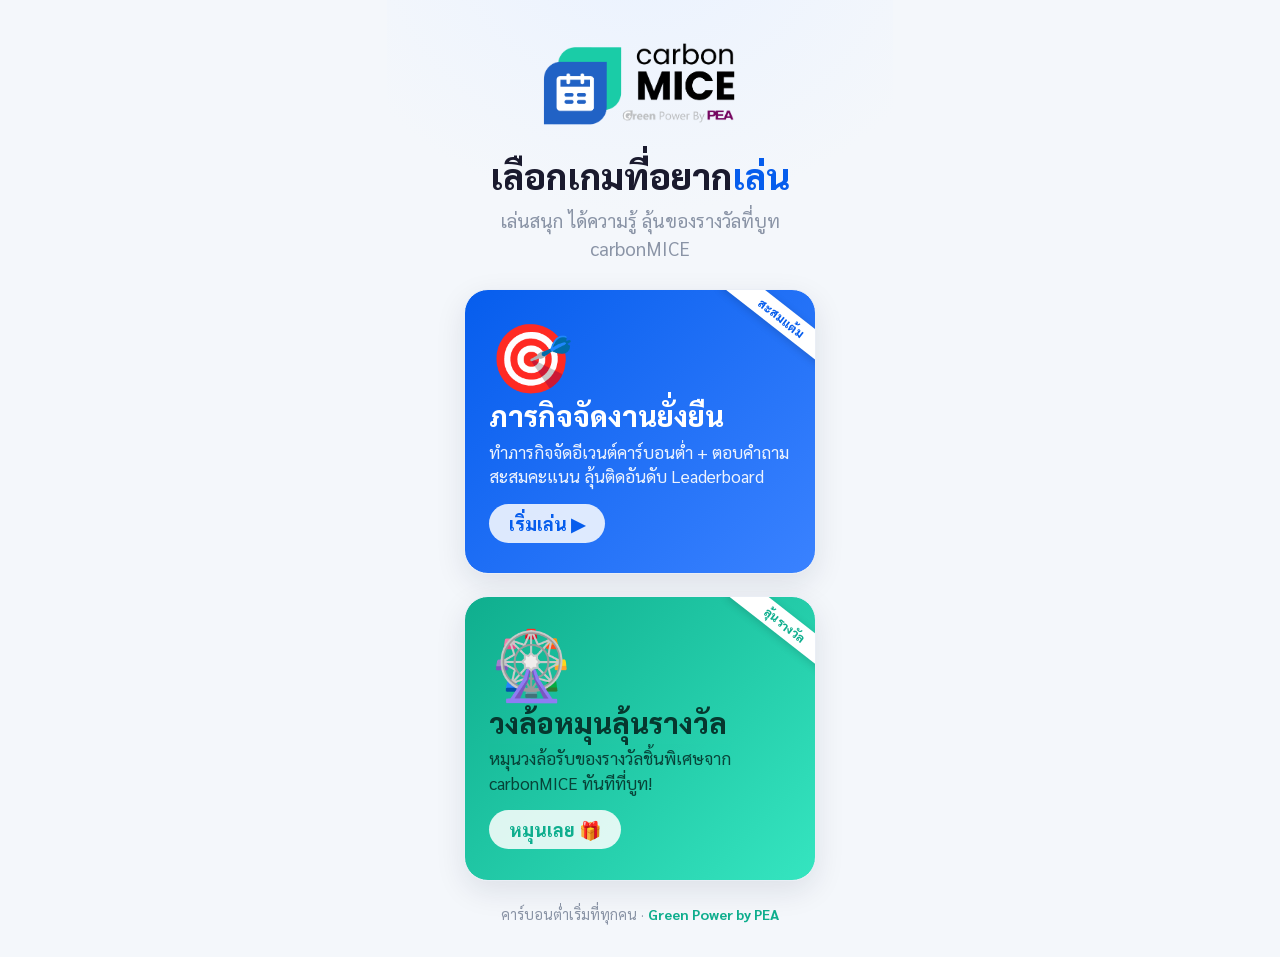
<file: game/index.html>
<!DOCTYPE html>
<html lang="th">
<head>
<meta charset="UTF-8">
<meta name="viewport" content="width=device-width, initial-scale=1.0, user-scalable=no">
<title>carbonMICE — เลือกเกม</title>
<link rel="stylesheet" href="assets/fonts.css"><!-- ฟอนต์เก็บไว้กับเกมเอง ไม่พึ่ง Google Fonts (กันจอขาวเมื่อ Google ช้า/ล่ม) -->
<style>
:root{
  --blue:#065DED; --mint:#35E5C0; --navy:#1A1A2E; --deep-mint:#0FAE8E;
  --slate:#8A94A6; --bg:#F4F7FB; --sky:#EAF2FF; --mist:#E8FFF9; --line:#EAEEF5;
}
*{margin:0;padding:0;box-sizing:border-box;-webkit-tap-highlight-color:transparent;user-select:none;-webkit-user-select:none}
html{height:100%}
body{
  min-height:100%;font-family:'Sarabun','Inter',sans-serif;color:var(--navy);background:var(--bg);
  overflow-x:hidden;display:flex;justify-content:center;align-items:flex-start;
}
/* kiosk แต่เลื่อนได้ (จอเล็กไม่ตกขอบ) */
#stage{
  position:relative;width:100vw;min-height:100dvh;max-width:calc(100vh*9/16);
  background:radial-gradient(120% 55% at 50% -8%,var(--sky) 0%,var(--bg) 55%);
  display:flex;flex-direction:column;padding:4vh 6% 3.4vh;
}
.logo-top{display:flex;justify-content:center;margin-bottom:2.4vh}
.logo-top img{width:58%;max-width:320px;object-fit:contain}
.home-head{text-align:center;margin-bottom:3vh}
.home-head h1{font-size:clamp(26px,4vh,40px);font-weight:800;line-height:1.25}
.home-head h1 span{color:var(--blue)}
.home-head p{font-size:clamp(15px,2.1vh,20px);color:var(--slate);margin-top:.8vh;line-height:1.5}
.cards{display:flex;flex-direction:column;gap:2.4vh;flex:1;justify-content:center}
.game-card{
  display:block;text-decoration:none;color:inherit;position:relative;overflow:hidden;
  border-radius:24px;padding:3.4vh 24px;cursor:pointer;transition:transform .1s;
  box-shadow:0 10px 30px rgba(20,30,60,.10);border:1px solid var(--line);
}
.game-card:active{transform:scale(.98)}
.game-card .emo{font-size:clamp(46px,7.5vh,74px);line-height:1;margin-bottom:1vh}
.game-card h2{font-size:clamp(22px,3.2vh,30px);font-weight:800;line-height:1.25}
.game-card p{font-size:clamp(14px,1.9vh,18px);margin-top:.7vh;line-height:1.45;opacity:.92}
.game-card .go{
  display:inline-flex;align-items:center;gap:8px;margin-top:1.6vh;font-weight:800;
  font-size:clamp(15px,2vh,19px);padding:.9vh 20px;border-radius:99px;background:rgba(255,255,255,.85);
}
.card-mission{background:linear-gradient(135deg,#065DED 0%,#3A82FF 100%);color:#fff}
.card-mission .go{color:var(--blue)}
.card-wheel{background:linear-gradient(135deg,#0FAE8E 0%,#35E5C0 100%);color:#06382F}
.card-wheel .go{color:var(--deep-mint)}
.game-card .badge{
  position:absolute;top:16px;right:-34px;transform:rotate(38deg);background:#fff;
  color:var(--blue);font-weight:800;font-size:12px;padding:4px 40px;box-shadow:0 2px 8px rgba(0,0,0,.15);
}
.foot{text-align:center;color:var(--slate);font-size:clamp(12px,1.6vh,15px);margin-top:2.6vh;line-height:1.5}
.foot b{color:var(--deep-mint)}
</style>
</head>
<body>
<div id="stage">
  <div class="logo-top"><img src="assets/logo.png" alt="carbonMICE"></div>
  <div class="home-head">
    <h1>เลือกเกมที่อยาก<span>เล่น</span></h1>
    <p>เล่นสนุก ได้ความรู้ ลุ้นของรางวัลที่บูท carbonMICE</p>
  </div>

  <div class="cards">
    <a class="game-card card-mission" href="mission.html">
      <span class="badge">สะสมแต้ม</span>
      <div class="emo">🎯</div>
      <h2>ภารกิจจัดงานยั่งยืน</h2>
      <p>ทำภารกิจจัดอีเวนต์คาร์บอนต่ำ + ตอบคำถาม สะสมคะแนน ลุ้นติดอันดับ Leaderboard</p>
      <span class="go">เริ่มเล่น ▶</span>
    </a>

    <a class="game-card card-wheel" href="wheel.html">
      <span class="badge" style="color:var(--deep-mint)">ลุ้นรางวัล</span>
      <div class="emo">🎡</div>
      <h2>วงล้อหมุนลุ้นรางวัล</h2>
      <p>หมุนวงล้อรับของรางวัลชิ้นพิเศษจาก carbonMICE ทันทีที่บูท!</p>
      <span class="go">หมุนเลย 🎁</span>
    </a>
  </div>

  <div class="foot">คาร์บอนต่ำเริ่มที่ทุกคน · <b>Green Power by PEA</b></div>
</div>
</body>
</html>
</file>
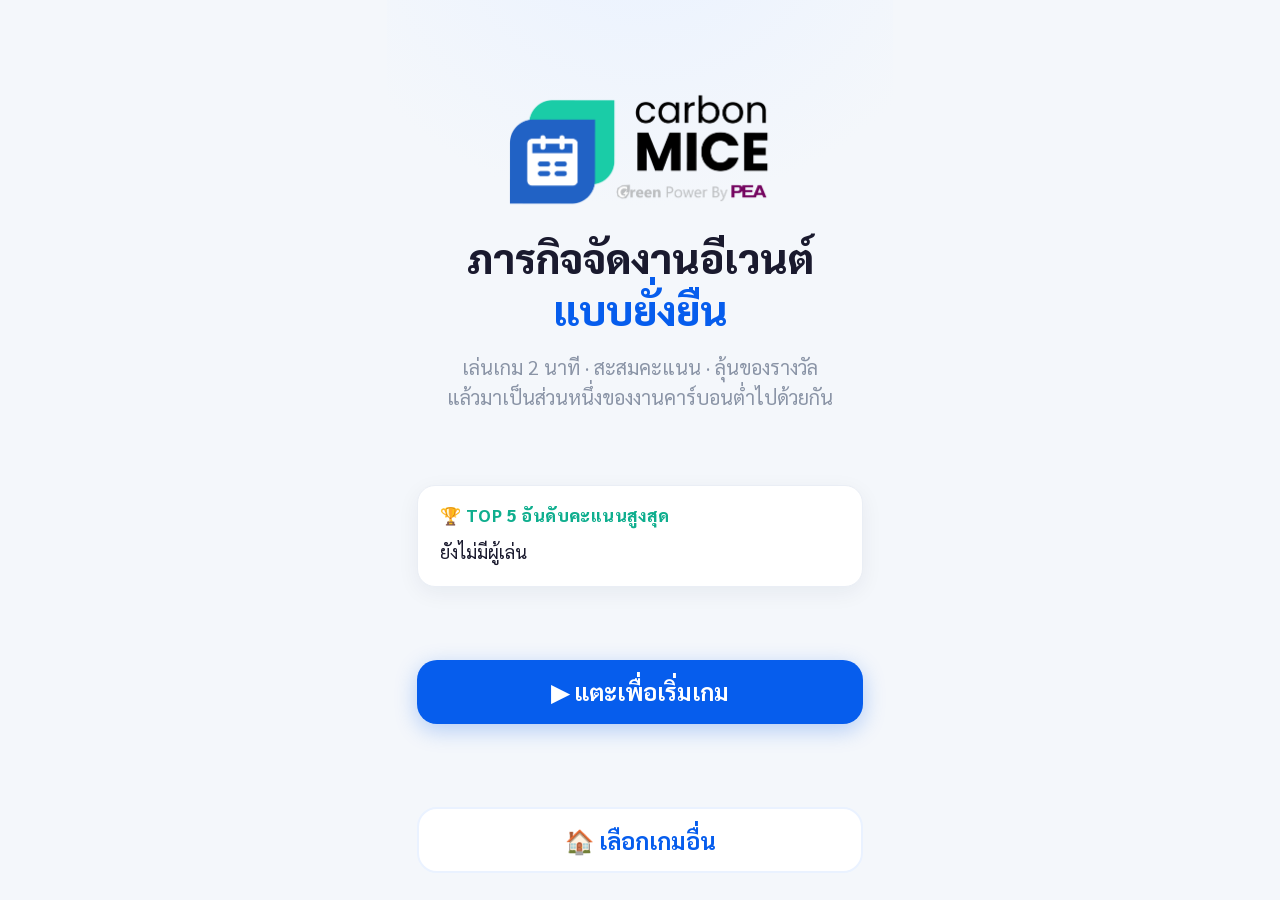
<file: game/mission.html>
<!DOCTYPE html>
<html lang="th">
<head>
<meta charset="UTF-8">
<meta name="viewport" content="width=device-width, initial-scale=1.0, user-scalable=no">
<title>carbonMICE — Sustainable Event Game</title>
<link rel="stylesheet" href="assets/fonts.css"><!-- ฟอนต์เก็บไว้กับเกมเอง ไม่พึ่ง Google Fonts (กันจอขาวเมื่อ Google ช้า/ล่ม) -->
<style>
:root{
  --blue:#065DED; --mint:#35E5C0; --navy:#1A1A2E; --deep-mint:#0FAE8E;
  --slate:#8A94A6; --bg:#F4F7FB; --sky:#EAF2FF; --mist:#E8FFF9; --line:#EAEEF5;
}
*{margin:0;padding:0;box-sizing:border-box;-webkit-tap-highlight-color:transparent;user-select:none;-webkit-user-select:none}
html{height:100%}
body{
  min-height:100%;font-family:'Sarabun','Inter',sans-serif;color:var(--navy);background:var(--bg);
  overflow-x:hidden;display:flex;justify-content:center;align-items:flex-start;
}
/* kiosk แต่เลื่อนได้ (จอเล็กไม่ตกขอบ) */
#stage{
  position:relative;width:100vw;min-height:100dvh;max-width:calc(100vh*9/16);
  background:var(--bg);display:flex;flex-direction:column;
}
/* แต่ละด่านอยู่ใน flow ปกติ (ไม่ absolute) → content สูงเกินจอ เลื่อนได้ */
.screen{display:none;flex:1;flex-direction:column;padding:3.4vh 6% 3vh;min-height:100dvh}
.screen.active{display:flex}
.num,.score-font{font-family:'Inter','Sarabun',sans-serif}

/* ── shared ── */
.logo-top{display:flex;justify-content:center;margin-bottom:1.5vh}
.logo-top img{height:5.5vh;max-height:64px;object-fit:contain}
.btn{
  border:none;border-radius:20px;font-family:inherit;font-weight:700;cursor:pointer;
  min-height:64px;font-size:clamp(18px,2.6vh,26px);padding:1.6vh 24px;width:100%;
  transition:transform .08s;
}
.btn:active{transform:scale(.97)}
a.btn{text-decoration:none;display:block;text-align:center;line-height:1.4;box-sizing:border-box}
.btn-primary{background:var(--blue);color:#fff;box-shadow:0 6px 22px rgba(6,93,237,.28)}
.btn-mint{background:var(--mint);color:var(--navy);box-shadow:0 6px 22px rgba(53,229,192,.35)}
.btn-ghost{background:#fff;color:var(--blue);border:2px solid var(--sky)}
.card{background:#fff;border:1px solid var(--line);border-radius:18px;box-shadow:0 6px 22px rgba(20,30,60,.06)}
.hud{
  display:flex;justify-content:space-between;align-items:center;margin-bottom:1.2vh;
  background:#fff;border:1px solid var(--line);border-radius:16px;padding:1.2vh 18px;
  box-shadow:0 4px 14px rgba(20,30,60,.05);
}
.hud .hud-step{font-size:clamp(13px,1.7vh,17px);color:var(--slate);font-weight:600}
.hud .hud-score{font-size:clamp(18px,2.4vh,24px);font-weight:800;color:var(--blue)}
.hud .hud-score small{font-size:.6em;color:var(--slate);font-weight:600}
.progress{height:8px;background:var(--sky);border-radius:99px;overflow:hidden;margin-bottom:2vh}
.progress>div{height:100%;width:0;background:linear-gradient(90deg,var(--blue),var(--mint));border-radius:99px;transition:width .4s}
.mission-title{font-size:clamp(22px,3.2vh,32px);font-weight:800;line-height:1.3;margin-bottom:.6vh}
.mission-sub{font-size:clamp(15px,2vh,19px);color:var(--slate);margin-bottom:2.2vh;line-height:1.45}
.timerbar{height:10px;background:var(--sky);border-radius:99px;overflow:hidden;margin-bottom:2vh}
.timerbar>div{height:100%;width:100%;background:linear-gradient(90deg,var(--mint),var(--blue));border-radius:99px}

/* ── splash ── */
#scr-splash{justify-content:space-between;text-align:center;background:
  radial-gradient(120% 60% at 50% -10%,var(--sky) 0%,var(--bg) 55%)}
#scr-splash .hero{display:flex;flex-direction:column;align-items:center;gap:2vh;margin-top:6vh}
#scr-splash .hero img{width:62%;max-width:340px}
#scr-splash h1{font-size:clamp(30px,4.6vh,46px);font-weight:800;line-height:1.25}
#scr-splash h1 span{color:var(--blue)}
#scr-splash .tag{font-size:clamp(16px,2.2vh,21px);color:var(--slate);line-height:1.5}
.splash-board{margin:0 auto;width:100%;padding:2vh 22px;text-align:left}
.splash-board h3{font-size:clamp(14px,1.9vh,18px);color:var(--deep-mint);font-weight:800;margin-bottom:1vh;letter-spacing:.4px}
.splash-board .row{display:flex;justify-content:space-between;font-size:clamp(15px,2vh,19px);padding:.55vh 0;border-bottom:1px dashed var(--line)}
.splash-board .row:last-child{border-bottom:none}
.splash-board .row b{font-weight:800;color:var(--blue)}
.pulse{animation:pulse 1.8s ease-in-out infinite}
@keyframes pulse{0%,100%{transform:scale(1)}50%{transform:scale(1.035)}}

/* ── name entry ── */
#scr-name h2{font-size:clamp(24px,3.4vh,34px);font-weight:800;text-align:center;margin:3vh 0 .8vh}
#scr-name p{color:var(--slate);text-align:center;margin-bottom:3vh;font-size:clamp(15px,2vh,19px)}
.field{margin-bottom:2vh}
.field label{display:block;font-weight:700;margin-bottom:.8vh;font-size:clamp(15px,2vh,19px)}
.field input{
  width:100%;border:2px solid var(--line);border-radius:16px;padding:1.8vh 18px;
  font-family:inherit;font-size:clamp(18px,2.5vh,24px);background:#fff;color:var(--navy);outline:none;
}
.field input:focus{border-color:var(--blue)}

/* ── choice missions ── */
.choices{display:flex;flex-direction:column;gap:1.6vh;flex:1}
.choice{
  display:flex;align-items:center;gap:16px;text-align:left;padding:2vh 18px;
  background:#fff;border:2px solid var(--line);border-radius:18px;cursor:pointer;
  box-shadow:0 4px 14px rgba(20,30,60,.05);transition:transform .08s;
}
.choice:active{transform:scale(.98)}
.choice .emo{font-size:clamp(30px,4.4vh,44px);flex:0 0 auto}
.choice .txt b{display:block;font-size:clamp(17px,2.3vh,22px);font-weight:800;line-height:1.3}
.choice .txt small{color:var(--slate);font-size:clamp(13px,1.8vh,17px);line-height:1.4;display:block;margin-top:2px}

/* feedback overlay */
#feedback{
  position:fixed;inset:0;background:rgba(26,26,46,.45);display:none;
  justify-content:center;align-items:center;padding:8%;z-index:50;overflow-y:auto;
}
#feedback.show{display:flex}

/* phone popup */
#phone{position:fixed;inset:0;background:rgba(26,26,46,.55);display:none;
  justify-content:center;align-items:center;padding:7%;z-index:60;overflow-y:auto}
#phone.show{display:flex}
.ph-card{background:#fff;border-radius:24px;padding:4vh 26px;text-align:center;width:100%;max-width:460px;
  max-height:94vh;overflow-y:auto;box-shadow:0 24px 70px rgba(20,30,60,.35);animation:popc .3s cubic-bezier(.2,1.3,.5,1)}
@keyframes popc{from{transform:scale(.75);opacity:0}to{transform:scale(1);opacity:1}}
.ph-emo{font-size:clamp(46px,7vh,68px);margin-bottom:.6vh}
.ph-title{font-size:clamp(24px,3.4vh,34px);font-weight:800;line-height:1.2;margin-bottom:1vh}
.ph-title span{color:var(--blue)}
.ph-msg{font-size:clamp(14px,2vh,19px);color:var(--slate);line-height:1.55;margin-bottom:2.2vh}
.ph-msg b{color:var(--deep-mint)}
#ph-input{width:100%;border:2px solid var(--line);border-radius:16px;padding:1.7vh 18px;font-family:inherit;
  font-size:clamp(18px,2.5vh,24px);text-align:center;letter-spacing:2px;outline:none;color:var(--navy)}
#ph-input:focus{border-color:var(--blue)}
.ph-hint{min-height:2.4vh;color:#E0684B;font-size:clamp(13px,1.8vh,16px);font-weight:700;margin:.8vh 0 1.4vh}
#feedback .fb-card{background:#fff;border-radius:24px;padding:4vh 26px;text-align:center;width:100%;box-shadow:0 20px 60px rgba(20,30,60,.3)}
#feedback .fb-emo{font-size:clamp(44px,7vh,70px);margin-bottom:1vh}
#feedback .fb-pts{font-size:clamp(26px,3.8vh,38px);font-weight:800;margin-bottom:1vh}
#feedback .fb-pts.good{color:var(--deep-mint)} #feedback .fb-pts.mid{color:var(--blue)} #feedback .fb-pts.bad{color:#E0684B}
#feedback .fb-msg{font-size:clamp(15px,2.1vh,20px);line-height:1.55;color:var(--navy)}

/* ── waste sorting ── */
#sort-item{margin:0 auto 2.4vh;width:78%;text-align:center;padding:3vh 20px}
#sort-item .emo{font-size:clamp(52px,9vh,88px)}
#sort-item .name{font-size:clamp(19px,2.7vh,27px);font-weight:800;margin-top:.8vh}
#sort-item .left{font-size:clamp(13px,1.8vh,17px);color:var(--slate);margin-top:.4vh}
.bins{display:grid;grid-template-columns:1fr 1fr;gap:1.4vh;margin-top:auto}
.bin{
  border:none;border-radius:18px;padding:2.2vh 10px;font-family:inherit;font-weight:800;
  font-size:clamp(15px,2.1vh,20px);color:#fff;cursor:pointer;min-height:88px;line-height:1.3;
  transition:transform .08s;
}
.bin:active{transform:scale(.96)}
.bin .bin-emo{display:block;font-size:clamp(26px,3.8vh,38px);margin-bottom:.4vh}
.bin-recycle{background:#F5B93E}.bin-organic{background:#2E9E5B}
.bin-general{background:#4C6FFF}.bin-hazard{background:#E0684B}
.sort-toast{min-height:7vh;display:flex;justify-content:center;align-items:center;margin-bottom:1vh}
.sort-toast span{
  opacity:0;transition:opacity .15s;background:#fff;border-radius:99px;padding:1vh 22px;
  font-weight:800;font-size:clamp(15px,2.1vh,20px);box-shadow:0 4px 14px rgba(20,30,60,.12);
  border:2px solid var(--line);max-width:100%;text-align:center;line-height:1.35;
}
.sort-toast span.on{opacity:1}
.sort-toast span.good{color:var(--deep-mint);border-color:var(--mint);background:var(--mist)}
.sort-toast span.bad{color:#E0684B;border-color:#F4C7BC;background:#FDF3F0}

/* ── data collect ── */
#collect-grid{display:grid;grid-template-columns:repeat(3,1fr);grid-template-rows:repeat(4,1fr);gap:1.4vh;flex:1;margin-bottom:1vh}
.cell{background:#fff;border:1px solid var(--line);border-radius:18px;display:flex;flex-direction:column;justify-content:center;align-items:center;cursor:pointer;box-shadow:0 4px 14px rgba(20,30,60,.05);overflow:hidden}
.cell .c-emo{font-size:clamp(30px,4.6vh,46px);line-height:1}
.cell .c-lab{font-size:clamp(10px,1.4vh,13px);font-weight:700;color:var(--slate);margin-top:.5vh;text-align:center;padding:0 4px}
.cell.pop{animation:pop .18s ease-out}
@keyframes pop{from{transform:scale(.6)}to{transform:scale(1)}}
.cell.hit-good{background:var(--mist);border-color:var(--mint)}
.cell.hit-bad{background:#FDECE7;border-color:#E0684B}

/* ── quiz ── */
.quiz-q{padding:2.6vh 22px;font-size:clamp(18px,2.6vh,26px);font-weight:800;line-height:1.45;margin-bottom:2vh;text-align:center}
.quiz-opts{display:flex;flex-direction:column;gap:1.4vh;flex:1}
.qopt{
  background:#fff;border:2px solid var(--line);border-radius:18px;padding:2vh 18px;text-align:left;
  font-family:inherit;font-size:clamp(16px,2.2vh,21px);font-weight:600;color:var(--navy);cursor:pointer;
  box-shadow:0 4px 14px rgba(20,30,60,.05);line-height:1.4;transition:transform .08s;
}
.qopt:active{transform:scale(.98)}
.qopt.correct{background:var(--mist);border-color:var(--deep-mint);color:var(--deep-mint);font-weight:800}
.qopt.wrong{background:#FDECE7;border-color:#E0684B;color:#E0684B}
.qz-read{
  text-align:center;color:var(--slate);font-size:clamp(15px,2.1vh,20px);font-weight:600;
  padding:3vh 10px;line-height:1.5;
}
.qz-read b{color:var(--blue);font-size:1.2em}

/* ── result ── */
#scr-result{overflow-y:auto;text-align:center}
.res-tier{font-size:clamp(15px,2vh,19px);font-weight:800;color:var(--deep-mint);letter-spacing:1px;margin-top:1vh}
.res-score{font-size:clamp(56px,9vh,92px);font-weight:800;color:var(--blue);line-height:1.05}
.res-unit{font-size:clamp(14px,1.9vh,18px);color:var(--slate);font-weight:600;margin-bottom:1.4vh}
.res-rank{display:inline-block;background:var(--sky);color:var(--blue);font-weight:800;border-radius:99px;padding:.8vh 22px;font-size:clamp(15px,2.1vh,20px);margin-bottom:1.6vh}
.res-board{text-align:left;padding:1.6vh 20px;margin-bottom:1.8vh}
.res-board h3{font-size:clamp(13px,1.8vh,17px);color:var(--deep-mint);font-weight:800;margin-bottom:.8vh}
.res-board .row{display:flex;justify-content:space-between;font-size:clamp(14px,1.9vh,18px);padding:.45vh 0;border-bottom:1px dashed var(--line)}
.res-board .row:last-child{border-bottom:none}
.res-board .row.me{color:var(--blue);font-weight:800}
.qr-block{background:linear-gradient(180deg,var(--mist),#fff);border:2px solid var(--mint);border-radius:22px;padding:2.2vh 20px;margin-bottom:1.8vh}
.qr-block h3{font-size:clamp(17px,2.4vh,23px);font-weight:800;margin-bottom:.4vh}
.qr-block p{font-size:clamp(13px,1.8vh,17px);color:var(--slate);margin-bottom:1.4vh;line-height:1.45}
.qr-block img{width:56%;max-width:260px;border-radius:12px;background:#fff;padding:8px;border:1px solid var(--line)}
.qr-missing{font-size:clamp(13px,1.8vh,17px);color:var(--slate);padding:3vh 0}
.res-count{font-size:clamp(12px,1.6vh,15px);color:var(--slate);margin-top:1vh}
.saving{font-size:clamp(12px,1.6vh,15px);color:var(--slate)}
</style>
</head>
<body>
<div id="stage">

  <!-- SPLASH -->
  <div class="screen active" id="scr-splash">
    <div class="hero">
      <img src="assets/logo.png" alt="carbonMICE">
      <h1>ภารกิจจัดงานอีเวนต์<br><span>แบบยั่งยืน</span></h1>
      <div class="tag">เล่นเกม 2 นาที · สะสมคะแนน · ลุ้นของรางวัล<br>แล้วมาเป็นส่วนหนึ่งของงานคาร์บอนต่ำไปด้วยกัน</div>
    </div>
    <div class="splash-board card">
      <h3>🏆 TOP 5 อันดับคะแนนสูงสุด</h3>
      <div id="splash-top5"><div class="row"><span>ยังไม่มีผู้เล่น — มาเป็นคนแรก!</span></div></div>
    </div>
    <button class="btn btn-primary pulse" onclick="goName()">▶ แตะเพื่อเริ่มเกม</button>
    <a class="btn btn-ghost" href="index.html" style="margin-top:1.2vh;text-decoration:none">🏠 เลือกเกมอื่น</a>
  </div>

  <!-- NAME -->
  <div class="screen" id="scr-name">
    <div class="logo-top"><img src="assets/logo.png" alt=""></div>
    <h2>ลงชื่อผู้ท้าชิง</h2>
    <p>คะแนนสูงสุดมีสิทธิ์รับของรางวัลที่บูท carbonMICE</p>
    <div class="field">
      <label>ชื่อเล่น *</label>
      <input id="in-name" type="text" maxlength="20" placeholder="เช่น น้องมิ้นต์" autocomplete="off">
    </div>
    <div class="field">
      <label>หน่วยงาน / บริษัท (ไม่บังคับ)</label>
      <input id="in-org" type="text" maxlength="40" placeholder="เช่น PEA" autocomplete="off">
    </div>
    <div style="margin-top:auto;display:flex;flex-direction:column;gap:1.4vh">
      <button class="btn btn-mint" onclick="startGame()">เริ่มภารกิจ 🚀</button>
      <button class="btn btn-ghost" onclick="show('scr-splash')">← กลับ</button>
    </div>
  </div>

  <!-- CHOICE MISSION -->
  <div class="screen" id="scr-choice">
    <div class="hud"><span class="hud-step" id="ch-step"></span><span class="hud-score"><span id="ch-score" class="num">0</span> <small>คะแนน</small></span></div>
    <div class="progress"><div id="ch-prog"></div></div>
    <div class="mission-title" id="ch-title"></div>
    <div class="mission-sub" id="ch-sub"></div>
    <div class="choices" id="ch-opts"></div>
  </div>

  <!-- WASTE SORT -->
  <div class="screen" id="scr-sort">
    <div class="hud"><span class="hud-step" id="so-step"></span><span class="hud-score"><span id="so-score" class="num">0</span> <small>คะแนน</small></span></div>
    <div class="progress"><div id="so-prog"></div></div>
    <div class="mission-title">♻️ แยกขยะในงานให้ถูกถัง</div>
    <div class="mission-sub">งานยั่งยืนต้องแยกขยะ 100% — แตะถังที่ถูกต้อง</div>
    <div class="card" id="sort-item"><div class="emo"></div><div class="name"></div><div class="left"></div></div>
    <div class="sort-toast"><span id="sort-flash"></span></div>
    <div class="bins">
      <button class="bin bin-recycle" onclick="dropBin('recycle')"><span class="bin-emo">🟡</span>รีไซเคิล</button>
      <button class="bin bin-organic" onclick="dropBin('organic')"><span class="bin-emo">🟢</span>เศษอาหาร</button>
      <button class="bin bin-general" onclick="dropBin('general')"><span class="bin-emo">🔵</span>ขยะทั่วไป</button>
      <button class="bin bin-hazard" onclick="dropBin('hazard')"><span class="bin-emo">🔴</span>ขยะอันตราย</button>
    </div>
  </div>

  <!-- DATA COLLECT -->
  <div class="screen" id="scr-collect">
    <div class="hud"><span class="hud-step" id="co-step"></span><span class="hud-score"><span id="co-score" class="num">0</span> <small>คะแนน</small></span></div>
    <div class="progress"><div id="co-prog"></div></div>
    <div class="mission-title">📋 เก็บข้อมูลคาร์บอนให้ครบ!</div>
    <div class="mission-sub">แตะเฉพาะ "ข้อมูลที่ใช้คำนวณคาร์บอน" — ระวังตัวป่วน!</div>
    <div class="timerbar"><div id="co-timer"></div></div>
    <div id="collect-grid"></div>
  </div>

  <!-- QUIZ -->
  <div class="screen" id="scr-quiz">
    <div class="hud"><span class="hud-step" id="qz-step"></span><span class="hud-score"><span id="qz-score" class="num">0</span> <small>คะแนน</small></span></div>
    <div class="progress"><div id="qz-prog"></div></div>
    <div class="timerbar"><div id="qz-timer"></div></div>
    <div class="quiz-q card" id="qz-q"></div>
    <div class="quiz-opts" id="qz-opts"></div>
  </div>

  <!-- RESULT -->
  <div class="screen" id="scr-result">
    <div class="logo-top"><img src="assets/logo.png" alt=""></div>
    <div class="res-tier" id="res-tier">CARBON HERO</div>
    <div class="res-score num" id="res-score">0</div>
    <div class="res-unit">คะแนน — <span id="res-name"></span></div>
    <div class="res-rank" id="res-rank">กำลังบันทึกคะแนน…</div>
    <div class="res-board card">
      <h3>🏆 TOP 5</h3>
      <div id="res-top5"></div>
    </div>
    <div class="qr-block">
      <h3 id="qr-head">📱 ภารกิจจริงเริ่มที่คุณ!</h3>
      <p id="qr-desc">สแกน QR เพื่อกรอก <b>ข้อมูลการเดินทางของคุณ</b><br>ให้งาน <span id="res-event">carbonMICE</span> คำนวณคาร์บอนฟุตพริ้นท์ได้ครบถ้วน</p>
      <div id="qr-holder"><div class="qr-missing">— ยังไม่ได้ตั้งค่า QR (อัปโหลดที่หน้า Admin) —</div></div>
      <a id="qr-linkbtn" class="btn btn-mint" style="display:none;margin-top:1.4vh" target="_blank" rel="noopener">🔗 เปิดลิงก์</a>
    </div>
    <button class="btn btn-primary" onclick="resetToSplash()">เล่นอีกครั้ง / ผู้เล่นถัดไป</button>
    <div class="res-count">กลับหน้าแรกอัตโนมัติใน <span id="res-cd" class="num">45</span> วิ</div>
  </div>

  <!-- FEEDBACK OVERLAY -->
  <div id="feedback"><div class="fb-card">
    <div class="fb-emo" id="fb-emo">🌱</div>
    <div class="fb-pts" id="fb-pts">+150</div>
    <div class="fb-msg" id="fb-msg"></div>
  </div></div>

  <!-- PHONE POPUP (ลุ้นรางวัลใหญ่) -->
  <div id="phone"><div class="ph-card">
    <div class="ph-emo">🎁</div>
    <div class="ph-title">ลุ้นรับ<span>รางวัลใหญ่!</span></div>
    <div class="ph-msg">ถ้ามั่นใจว่าคะแนนของคุณจะ<b>สูงสุด</b> กรอกเบอร์โทรเพื่อลุ้นรับของรางวัลใหญ่จากทีม carbonMICE — ประกาศผลหลังจบงาน</div>
    <input id="ph-input" type="tel" inputmode="numeric" maxlength="10" placeholder="เบอร์โทรศัพท์ (เช่น 0812345678)" autocomplete="off">
    <div class="ph-hint" id="ph-hint"></div>
    <button class="btn btn-mint" onclick="submitPhone()">🎯 ลุ้นรางวัลใหญ่!</button>
    <button class="btn btn-ghost" onclick="skipPhone()" style="margin-top:1.1vh">ไม่เอา ข้ามไปก่อน</button>
  </div></div>

</div>

<script src="config.js"></script>
<script>
"use strict";
const CFG = window.GAME_CONFIG || {};
const $ = id => document.getElementById(id);

/* ═══════════ GAME DATA ═══════════ */
const CHOICE_MISSIONS = [
  {
    title:"🚌 ภารกิจ 1 · การเดินทาง",
    sub:"ทีมงานและผู้ร่วมงาน 500 คนต้องเดินทางมางาน — การเดินทางมักเป็นสัดส่วนคาร์บอนที่ใหญ่ที่สุดของงานอีเวนต์ คุณจะจัดการอย่างไร?",
    opts:[
      {emo:"🚗",b:"ต่างคนต่างขับรถส่วนตัวมาเอง",s:"สะดวกดี ที่จอดรถกว้าง",pts:40,
       fb:{emo:"💨",cls:"bad",msg:"รถส่วนตัว 1 คน/คัน ปล่อยคาร์บอนต่อหัวสูงที่สุด — งานจริงของ carbonMICE พบว่าการเดินทางคือก้อนคาร์บอนที่ใหญ่ที่สุดของงาน"}},
      {emo:"🚌",b:"จัด Shuttle Bus รับส่งจากจุดรวมพล",s:"รวมคนขึ้นรถคันเดียวกัน",pts:110,
       fb:{emo:"👍",cls:"mid",msg:"ดีมาก! รถรับส่งรวมช่วยหารคาร์บอนต่อหัวลงหลายเท่า — จะดีขึ้นอีกถ้าเชื่อมกับขนส่งสาธารณะ"}},
      {emo:"🚇",b:"เลือกสถานที่ติดรถไฟฟ้า + ชวนใช้ขนส่งสาธารณะ",s:"วางแผนตั้งแต่เลือก venue",pts:150,
       fb:{emo:"🌟",cls:"good",msg:"สุดยอด! เลือก venue ที่เดินทางด้วยขนส่งสาธารณะได้ = ลดคาร์บอนตั้งแต่ต้นทาง แถมลดรถติดหน้างานด้วย"}},
    ]
  },
  {
    title:"🍛 ภารกิจ 2 · อาหารในงาน",
    sub:"ต้องเตรียมอาหารเลี้ยงผู้ร่วมงาน 500 คน เลือกแบบไหนให้งานยั่งยืนที่สุด?",
    opts:[
      {emo:"🥩",b:"บุฟเฟ่ต์ไม่อั้น เมนูเนื้อนำเข้า",s:"จัดเต็มให้ประทับใจ",pts:40,
       fb:{emo:"🗑️",cls:"bad",msg:"เนื้อวัวนำเข้า + บุฟเฟ่ต์เหลือทิ้ง = คาร์บอนจากอาหาร×ขยะอาหารพุ่งสูง อาหารเหลือคือคาร์บอนที่เสียเปล่าที่สุด"}},
      {emo:"🍱",b:"อาหารกล่องจำนวนพอดี นับตามลงทะเบียน",s:"สั่งตามยอดจริง ลดของเหลือ",pts:110,
       fb:{emo:"👍",cls:"mid",msg:"ดี! สั่งตามยอดลงทะเบียนจริงช่วยลดขยะอาหารได้มาก — เลือกบรรจุภัณฑ์ใช้ซ้ำ/ย่อยสลายได้จะยิ่งดี"}},
      {emo:"🥗",b:"เมนูวัตถุดิบท้องถิ่นตามฤดูกาล ปริมาณพอดี",s:"ลดทั้งขนส่งวัตถุดิบและของเหลือ",pts:150,
       fb:{emo:"🌟",cls:"good",msg:"เยี่ยม! วัตถุดิบท้องถิ่นลดคาร์บอนจากการขนส่ง เมนูตามฤดูกาล + ปริมาณพอดี = สูตรอาหารงานยั่งยืนตัวจริง"}},
    ]
  },
  {
    title:"🏗️ ภารกิจ 3 · บูทและวัสดุตกแต่ง",
    sub:"ถึงเวลาสร้างบูทนิทรรศการ — วัสดุก่อสร้างบูทคือคาร์บอนก้อนใหญ่ที่คนมักลืมเก็บข้อมูล",
    opts:[
      {emo:"🪧",b:"โครงไม้อัด + ป้ายไวนิลพิมพ์ใหม่ ใช้ครั้งเดียวทิ้ง",s:"ออกแบบใหม่ทุกงาน",pts:40,
       fb:{emo:"💸",cls:"bad",msg:"บูทใช้ครั้งเดียวทิ้งสร้างทั้งคาร์บอนและขยะก่อสร้างมหาศาล — และมักตกหล่นจากการเก็บข้อมูลคาร์บอนด้วย!"}},
      {emo:"🔁",b:"โครงบูทระบบโมดูลาร์ ถอดประกอบใช้ซ้ำได้",s:"เปลี่ยนเฉพาะกราฟิก",pts:150,
       fb:{emo:"🌟",cls:"good",msg:"เพอร์เฟกต์! บูทโมดูลาร์ใช้ซ้ำได้หลายงาน คาร์บอนต่อการใช้งานต่ำลงเรื่อยๆ ทุกครั้งที่ใช้ซ้ำ"}},
      {emo:"📦",b:"ตกแต่งด้วยวัสดุรีไซเคิล/กระดาษลัง",s:"สวยแบบ eco และรีไซเคิลต่อได้",pts:110,
       fb:{emo:"👍",cls:"mid",msg:"ดีมาก! วัสดุรีไซเคิลช่วยลดคาร์บอนจากวัสดุใหม่ — จับคู่กับโครงใช้ซ้ำจะครบสูตรที่สุด"}},
    ]
  }
];

// รูป 3 ชิ้นที่ไม่มี emoji ตรงตัว → วาด SVG ให้ตรงกับชื่อ
const SVG_PET = '<svg viewBox="0 0 64 64" style="width:1.15em;height:1.15em;vertical-align:-0.15em"><rect x="26" y="3" width="12" height="7" rx="2" fill="#065DED"/><path d="M27 10h10v5c5 3 8 8 8 14v24c0 5-4 8-9 8H26c-5 0-9-3-9-8V29c0-6 3-11 8-14v-5z" fill="#DDEEFF" stroke="#9CC6EF" stroke-width="2"/><path d="M18 41v12c0 4 3 7 8 7h12c5 0 8-3 8-7V41z" fill="#8FC9F7" opacity=".7"/><rect x="19" y="28" width="26" height="10" fill="#fff" stroke="#9CC6EF"/><text x="32" y="36" font-size="8" text-anchor="middle" fill="#065DED" font-family="Inter,sans-serif" font-weight="700">PET</text></svg>';
const SVG_CUP = '<svg viewBox="0 0 64 64" style="width:1.15em;height:1.15em;vertical-align:-0.15em"><rect x="33" y="1" width="4" height="13" rx="2" transform="rotate(10 35 7)" fill="#8A94A6"/><path d="M17 14h30l-2 8H19z" fill="#B7BFCC"/><path d="M19 22h26l-3.6 36c-.2 2-2 4-4 4H26.6c-2 0-3.8-2-4-4z" fill="#F4EBDD" stroke="#D8C9B2" stroke-width="1.5"/><path d="M21.5 32h21l-1.6 14H23.1z" fill="#8B5E3C"/><path d="M45 24c2.5 3.5 1.5 7-.8 9.5" stroke="#8B5E3C" stroke-width="2.4" fill="none" opacity=".75" stroke-linecap="round"/><circle cx="46.5" cy="38" r="2.6" fill="#8B5E3C" opacity=".55"/></svg>';
const SVG_RICEBOX = '<svg viewBox="0 0 64 64" style="width:1.15em;height:1.15em;vertical-align:-0.15em"><path d="M14 25L19 9h26l5 16z" fill="#E8EEF7" stroke="#8FA3C0" stroke-width="2.5"/><line x1="22" y1="14" x2="42" y2="14" stroke="#B9C8DE" stroke-width="2"/><rect x="9" y="25" width="46" height="7" rx="3" fill="#CBD8EA" stroke="#8FA3C0" stroke-width="2"/><path d="M12 32h40l-3.2 19c-.5 3-3 5-6 5H21.2c-3 0-5.5-2-6-5z" fill="#F4F8FE" stroke="#8FA3C0" stroke-width="2.5"/><path d="M16.5 41c0-4.5 5-7 10.5-7s10.5 2.5 10.5 7c0 2.2-1.8 3.8-4.2 4.4H20.7c-2.4-.6-4.2-2.2-4.2-4.4z" fill="#FFFDF4" stroke="#D9CBA4" stroke-width="1.8"/><ellipse cx="22" cy="38.5" rx="1.6" ry="1" fill="#fff" stroke="#D9CBA4" stroke-width=".7"/><ellipse cx="28" cy="36.8" rx="1.6" ry="1" fill="#fff" stroke="#D9CBA4" stroke-width=".7"/><ellipse cx="31" cy="40.5" rx="1.6" ry="1" fill="#fff" stroke="#D9CBA4" stroke-width=".7"/><ellipse cx="24.5" cy="42.5" rx="1.6" ry="1" fill="#fff" stroke="#D9CBA4" stroke-width=".7"/><ellipse cx="44" cy="46" rx="1.5" ry=".9" fill="#FFFDF4" stroke="#D9CBA4" stroke-width=".7"/><g transform="rotate(22 45 41)"><ellipse cx="45" cy="36.5" rx="3.2" ry="4.6" fill="#E3EAF6" stroke="#8FA3C0" stroke-width="1.6"/><rect x="43.7" y="40.5" width="2.6" height="12.5" rx="1.3" fill="#E3EAF6" stroke="#8FA3C0" stroke-width="1.2"/></g></svg>';

const SORT_ITEMS = [
  {emo:SVG_PET,name:"ขวดน้ำพลาสติก PET",bin:"recycle"},
  {emo:SVG_RICEBOX,name:"ข้าวกล่องกินเหลือ (เศษอาหาร)",bin:"organic"},
  {emo:"🔋",name:"แบตเตอรี่ถ่านไมค์",bin:"hazard"},
  {emo:"🥫",name:"กระป๋องเครื่องดื่มอะลูมิเนียม",bin:"recycle"},
  {emo:SVG_CUP,name:"แก้วกาแฟใช้แล้ว (เปื้อนเครื่องดื่ม)",bin:"general"},
  {emo:"📄",name:"กระดาษโบรชัวร์สะอาด",bin:"recycle"},
];
const BIN_NAME = {recycle:"🟡 รีไซเคิล",organic:"🟢 เศษอาหาร",general:"🔵 ขยะทั่วไป",hazard:"🔴 ขยะอันตราย"};

const COLLECT_GOOD = [
  {emo:"🧾",lab:"ฟอร์มการเดินทาง"},{emo:"⚡",lab:"หน่วยไฟฟ้าที่ใช้"},{emo:"💧",lab:"มิเตอร์น้ำประปา"},
  {emo:"⚖️",lab:"ชั่งน้ำหนักขยะ"},{emo:"🍛",lab:"จำนวนชุดอาหาร"},{emo:"🏨",lab:"คืนที่พักทีมงาน"},
  {emo:"🚚",lab:"ระยะขนส่งของ"},{emo:"🏗️",lab:"วัสดุก่อสร้างบูท"},
];
const COLLECT_BAD = [
  {emo:"🤳",lab:"เซลฟี่หน้าบูท"},{emo:"☕",lab:"พักกินกาแฟ"},{emo:"🎮",lab:"เล่นเกมมือถือ"},{emo:"😴",lab:"งีบก่อนนะ"},
];

const QUIZ_POOL = [
  {q:"ในงานอีเวนต์ขนาดใหญ่ กิจกรรมใดมักปล่อยคาร์บอนมากที่สุด?",
   opts:["การเดินทางของผู้เข้าร่วมงาน","แอร์ในฮอลล์","ป้ายไฟ LED","เสียงเพลงบนเวที"],ans:0,
   why:"จากข้อมูลงานจริง การเดินทาง (โดยเฉพาะเที่ยวบิน) มักเกิน 50% ของคาร์บอนทั้งงาน"},
  {q:"\"Scope 3\" ในการคำนวณคาร์บอนของงานอีเวนต์ หมายถึงอะไร?",
   opts:["การปล่อยทางอ้อมอื่นๆ เช่น การเดินทาง ขยะ น้ำ","ไฟฟ้าที่ใช้ในงาน","การเผาไหม้เชื้อเพลิงในงาน","คาร์บอนของปีที่ 3"],ans:0,
   why:"Scope 1 = ปล่อยตรงในงาน · Scope 2 = ไฟฟ้าที่ซื้อ · Scope 3 = ทางอ้อมอื่นๆ ซึ่งมักใหญ่ที่สุด"},
  {q:"\"Carbon Neutral Event\" คืองานแบบไหน?",
   opts:["งานที่ชดเชยคาร์บอนเท่าที่ปล่อย จนสุทธิเป็นศูนย์","งานที่ไม่ใช้ไฟฟ้าเลย","งานที่จัดกลางแจ้งเท่านั้น","งานที่ไม่มีผู้เข้าร่วม"],ans:0,
   why:"วัดคาร์บอนทั้งงาน → ลดเท่าที่ทำได้ → ชดเชยส่วนที่เหลือด้วยคาร์บอนเครดิตจนเป็นศูนย์"},
  {q:"หน่วยงานไทยที่ให้การรับรอง Carbon Neutral Event คือใคร?",
   opts:["อบก. (TGO)","กรมสรรพากร","กสทช.","การท่าเรือ"],ans:0,
   why:"องค์การบริหารจัดการก๊าซเรือนกระจก (TGO) คือผู้รับรอง Carbon Neutral Event ในไทย"},
  {q:"ข้อมูลใด \"จำเป็น\" ต่อการคำนวณคาร์บอนฟุตพริ้นท์ของงาน?",
   opts:["ถูกทุกข้อ!","การเดินทางของผู้ร่วมงาน","หน่วยไฟฟ้า-น้ำที่ใช้","ปริมาณอาหารและขยะ"],ans:0,
   why:"ต้องเก็บให้ครบทุกด้าน — ข้อมูลที่ตกหล่นคือคาร์บอนที่มองไม่เห็น"},
  {q:"วิธีที่ดีที่สุดในการลดคาร์บอนจากอาหารในงานคือ?",
   opts:["สั่งปริมาณพอดี + ใช้วัตถุดิบท้องถิ่น","สั่งเผื่อไว้เยอะๆ","ใช้ของนำเข้าพรีเมียม","แจกกล่องโฟม"],ans:0,
   why:"อาหารเหลือทิ้ง = คาร์บอนเสียเปล่า และวัตถุดิบท้องถิ่นลดคาร์บอนจากการขนส่ง"},
];

/* ═══════════ STATE ═══════════ */
const TOTAL_STEPS = 7; // 3 choice + sort + collect + quiz(นับรวม 1) + result
let G = null;
function newGame(name,org){
  return {name,org,phone:'',score:0,step:0,
    choiceIdx:0,sortIdx:0,sortScore:0,sortStart:0,
    quizIdx:0,quizSet:[],collectScore:0};
}

/* ═══════════ NAV / HELPERS ═══════════ */
function show(id){
  document.querySelectorAll('.screen').forEach(s=>s.classList.remove('active'));
  $(id).classList.add('active');
}
function setHud(prefix,stepLabel,progFrac){
  $(prefix+'-step').textContent = stepLabel;
  $(prefix+'-score').textContent = G.score;
  $(prefix+'-prog').style.width = Math.round(progFrac*100)+'%';
}
function shuffle(a){a=a.slice();for(let i=a.length-1;i>0;i--){const j=Math.floor(Math.random()*(i+1));[a[i],a[j]]=[a[j],a[i]]}return a}

let fbTimer=null;
function showFeedback(fb,pts,next){
  $('fb-emo').textContent = fb.emo;
  const p=$('fb-pts'); p.textContent = '+'+pts+' คะแนน'; p.className='fb-pts '+fb.cls;
  $('fb-msg').textContent = fb.msg;
  $('feedback').classList.add('show');
  clearTimeout(fbTimer);
  fbTimer=setTimeout(()=>{ $('feedback').classList.remove('show'); next(); },2600);
}

/* ═══════════ FLOW ═══════════ */
function goName(){ $('in-name').value=''; $('in-org').value=''; show('scr-name'); }
function startGame(){
  const name = $('in-name').value.trim();
  if(!name){ $('in-name').focus(); $('in-name').placeholder='กรอกชื่อเล่นก่อนนะครับ 🙏'; return; }
  G = newGame(name, $('in-org').value.trim());
  G.quizSet = shuffle(QUIZ_POOL).slice(0,3);
  showChoice(0);
}

/* ── choice missions ── */
function showChoice(i){
  G.choiceIdx=i;
  const m = CHOICE_MISSIONS[i];
  setHud('ch','ภารกิจ '+(i+1)+' / 6',(i)/TOTAL_STEPS);
  $('ch-title').textContent = m.title;
  $('ch-sub').textContent = m.sub;
  const box=$('ch-opts'); box.innerHTML='';
  shuffle(m.opts).forEach(o=>{
    const d=document.createElement('div'); d.className='choice';
    d.innerHTML=`<div class="emo">${o.emo}</div><div class="txt"><b>${o.b}</b><small>${o.s}</small></div>`;
    d.onclick=()=>{ G.score+=o.pts; $('ch-score').textContent=G.score;
      showFeedback(o.fb,o.pts,()=>{ i+1<CHOICE_MISSIONS.length ? showChoice(i+1) : startSort(); });
    };
    box.appendChild(d);
  });
  show('scr-choice');
}

/* ── waste sort ── */
let sortSeq=[];
function startSort(){
  sortSeq = shuffle(SORT_ITEMS);
  G.sortIdx=0; G.sortStart=Date.now(); sortLock=false; $('sort-flash').className='';
  setHud('so','ภารกิจ 4 / 6',3/TOTAL_STEPS);
  show('scr-sort'); renderSortItem();
}
function renderSortItem(){
  const it=sortSeq[G.sortIdx];
  const el=$('sort-item');
  el.querySelector('.emo').innerHTML=it.emo;
  el.querySelector('.name').textContent=it.name;
  el.querySelector('.left').textContent='ชิ้นที่ '+(G.sortIdx+1)+' จาก '+sortSeq.length;
}
let sortLock=false;
function dropBin(bin){
  if(sortLock) return; sortLock=true;
  const it=sortSeq[G.sortIdx];
  const fl=$('sort-flash');
  const ok=bin===it.bin;
  if(ok){ G.score+=30; fl.innerHTML='✓ ถูกต้อง +30'; fl.className='on good'; }
  else{ fl.innerHTML='✗ '+it.emo+' ต้องลง '+BIN_NAME[it.bin]; fl.className='on bad'; }
  $('so-score').textContent=G.score;
  // ค้างเฉลยไว้ให้อ่านก่อน แล้วค่อยขึ้นชิ้นถัดไป (ตอบผิดค้างนานกว่า)
  const hold=ok?700:1400;
  setTimeout(()=>{
    fl.className='';
    G.sortIdx++;
    if(G.sortIdx<sortSeq.length){ renderSortItem(); sortLock=false; }
    else{
      const secs=(Date.now()-G.sortStart)/1000;
      const bonus=Math.max(0,Math.min(20,Math.round(20-(secs-18))));
      G.score+=bonus;
      sortLock=false;
      startCollect();
    }
  },hold);
}

/* ── data collect ── */
let coTimers=[],coEnd=null,coRAF=null;
function startCollect(){
  setHud('co','ภารกิจ 5 / 6',4/TOTAL_STEPS);
  $('co-score').textContent=G.score;
  const grid=$('collect-grid'); grid.innerHTML='';
  for(let i=0;i<12;i++){ const c=document.createElement('div'); c.className='cell'; c.dataset.idx=i; grid.appendChild(c); }
  show('scr-collect');
  G.collectScore=0;
  const DURATION=15000; coEnd=Date.now()+DURATION;
  (function tick(){
    const left=coEnd-Date.now();
    $('co-timer').style.width=Math.max(0,left/DURATION*100)+'%';
    if(left<=0){ stopCollect(); return; }
    coRAF=requestAnimationFrame(tick);
  })();
  coTimers.push(setInterval(spawnIcon,900));
  spawnIcon(); spawnIcon();
}
function spawnIcon(){
  const cells=[...document.querySelectorAll('#collect-grid .cell')].filter(c=>!c.dataset.item);
  if(!cells.length) return;
  const cell=cells[Math.floor(Math.random()*cells.length)];
  const good=Math.random()<0.65;
  const pool=good?COLLECT_GOOD:COLLECT_BAD;
  const it=pool[Math.floor(Math.random()*pool.length)];
  cell.dataset.item=good?'good':'bad';
  cell.innerHTML=`<div class="c-emo">${it.emo}</div><div class="c-lab">${it.lab}</div>`;
  cell.classList.add('pop');
  cell.onclick=()=>{
    if(!cell.dataset.item) return;
    if(cell.dataset.item==='good'){ G.collectScore=Math.min(200,G.collectScore+20); cell.classList.add('hit-good'); }
    else{ G.collectScore=Math.max(0,G.collectScore-10); cell.classList.add('hit-bad'); }
    $('co-score').textContent=G.score+G.collectScore;
    cell.dataset.item=''; cell.onclick=null;
    setTimeout(()=>{cell.innerHTML='';cell.className='cell';},220);
  };
  setTimeout(()=>{ if(cell.dataset.item){ cell.dataset.item=''; cell.onclick=null; cell.innerHTML=''; cell.className='cell'; } },2600);
}
function stopCollect(){
  coTimers.forEach(clearInterval); coTimers=[]; cancelAnimationFrame(coRAF);
  G.score+=G.collectScore;
  startQuiz(0);
}

/* ── quiz ── */
let qzInt=null,qzDeadline=0,qzReadTO=null;
const QZ_READ_MS=3500, QZ_ANSWER_MS=12000;
function startQuiz(i){
  G.quizIdx=i;
  const item=G.quizSet[i];
  setHud('qz','คำถาม '+(i+1)+' / 3 · ภารกิจ 6',(5+i/3)/TOTAL_STEPS);
  $('qz-q').textContent=item.q;
  // เฟสอ่านคำถาม: ยังไม่โชว์ตัวเลือก ยังไม่จับเวลา
  const box=$('qz-opts');
  box.innerHTML='<div class="qz-read">👀 อ่านคำถามก่อน… ตัวเลือกจะแสดงใน <b class="num">3.5</b> วิ</div>';
  $('qz-timer').style.width='100%';
  show('scr-quiz');
  clearInterval(qzInt); clearTimeout(qzReadTO);
  const readEnd=Date.now()+QZ_READ_MS;
  qzInt=setInterval(()=>{
    const b=box.querySelector('.qz-read b');
    if(b) b.textContent=Math.max(0,(readEnd-Date.now())/1000).toFixed(1);
  },100);
  qzReadTO=setTimeout(()=>{ clearInterval(qzInt); revealQuizOptions(item); },QZ_READ_MS);
}
function revealQuizOptions(item){
  const box=$('qz-opts'); box.innerHTML='';
  const order=shuffle(item.opts.map((t,idx)=>({t,idx})));
  order.forEach(o=>{
    const b=document.createElement('button'); b.className='qopt'; b.textContent=o.t;
    b.onclick=()=>answerQuiz(b,o.idx===item.ans,item);
    box.appendChild(b);
  });
  qzDeadline=Date.now()+QZ_ANSWER_MS;
  clearInterval(qzInt);
  qzInt=setInterval(()=>{
    const left=qzDeadline-Date.now();
    $('qz-timer').style.width=Math.max(0,left/QZ_ANSWER_MS*100)+'%';
    if(left<=0){ clearInterval(qzInt); answerQuiz(null,false,item); }
  },100);
}
function answerQuiz(btn,correct,item){
  clearInterval(qzInt);
  document.querySelectorAll('.qopt').forEach(b=>b.onclick=null);
  let pts=0;
  if(correct){
    const leftFrac=Math.max(0,(qzDeadline-Date.now())/QZ_ANSWER_MS);
    pts=60+Math.round(40*leftFrac);
    G.score+=pts; btn.classList.add('correct');
  }else if(btn){ btn.classList.add('wrong'); }
  $('qz-score').textContent=G.score;
  const fb=correct?{emo:"🎯",cls:"good",msg:item.why}:{emo:"💡",cls:"bad",msg:"เฉลย: "+item.opts[item.ans]+" — "+item.why};
  showFeedback(fb,pts,()=>{ G.quizIdx+1<3 ? startQuiz(G.quizIdx+1) : showResult(); });
}

/* ═══════════ RESULT + BACKEND ═══════════ */
const LS_SCORES='cmice_game_scores', LS_QUEUE='cmice_game_queue', LS_QR='cmice_game_qr', LS_EVENT='cmice_game_event',
      LS_QRMODE='cmice_game_qrmode', LS_QRLINK='cmice_game_qrlink';

function tierOf(s){
  if(s>=950) return "🏅 carbonMICE MASTER";
  if(s>=750) return "🦸 CARBON HERO";
  if(s>=500) return "🌿 GREEN ORGANIZER";
  return "🌱 ECO ROOKIE";
}
let cdInt=null;
function showResult(){
  show('scr-result');
  $('res-score').textContent=G.score;
  $('res-name').textContent=G.name+(G.org?' · '+G.org:'');
  $('res-tier').textContent=tierOf(G.score);
  applyQrDest();
  renderQR();
  $('res-rank').textContent='กรอกเบอร์เพื่อลุ้นรางวัลใหญ่…';
  openPhone();   // ขอเบอร์ก่อน แล้วค่อยบันทึกคะแนน + เริ่มนับถอยหลัง
}
/* ── phone popup (ลุ้นรางวัลใหญ่) ── */
function openPhone(){
  $('ph-input').value=''; $('ph-hint').textContent='';
  $('phone').classList.add('show');
  setTimeout(()=>{ try{$('ph-input').focus();}catch(e){} },250);
}
function submitPhone(){
  const v=$('ph-input').value.replace(/[^0-9]/g,'');
  if(v.length<9 || v.length>10){ $('ph-hint').textContent='กรุณากรอกเบอร์โทร 9–10 หลัก'; return; }
  G.phone=v; finishResult(true);
}
function skipPhone(){ G.phone=''; finishResult(false); }
function finishResult(joined){
  $('phone').classList.remove('show');
  $('res-rank').textContent=joined?'🎉 ลงทะเบียนลุ้นรางวัลแล้ว · กำลังบันทึกคะแนน…':'กำลังบันทึกคะแนน…';
  submitScore();
  let cd=45; $('res-cd').textContent=cd;
  clearInterval(cdInt);
  cdInt=setInterval(()=>{ cd--; $('res-cd').textContent=cd; if(cd<=0) resetToSplash(); },1000);
}
function resetToSplash(){ clearInterval(cdInt); $('phone').classList.remove('show'); refreshTop5Splash(); show('scr-splash'); }

/* local score store (fallback + merge) */
function localScores(){ try{return JSON.parse(localStorage.getItem(LS_SCORES)||'[]')}catch(e){return[]} }
function saveLocalScore(rec){
  const a=localScores(); a.push(rec);
  a.sort((x,y)=>y.score-x.score);
  localStorage.setItem(LS_SCORES,JSON.stringify(a.slice(0,500)));
}

async function api(action,payload){
  if(!CFG.API_URL) throw new Error('no api');
  const res=await fetch(CFG.API_URL,{method:'POST',redirect:'follow',
    headers:{'Content-Type':'text/plain;charset=utf-8'},
    body:JSON.stringify(Object.assign({action},payload||{}))});
  return res.json();
}
async function apiGet(params){
  if(!CFG.API_URL) throw new Error('no api');
  const u=new URL(CFG.API_URL); Object.entries(params).forEach(([k,v])=>u.searchParams.set(k,v));
  const res=await fetch(u,{redirect:'follow'});
  return res.json();
}

async function submitScore(){
  const rec={name:G.name,org:G.org,phone:G.phone||'',score:G.score,ts:new Date().toISOString()};
  saveLocalScore(rec);
  try{
    const r=await api('submitScore',rec);
    $('res-rank').textContent='คุณอยู่อันดับที่ '+r.rank+' จากผู้เล่น '+r.total+' คน';
    renderBoard('res-top5',r.top5,rec);
    flushQueue();
  }catch(e){
    // ออนไลน์ไม่ได้ → เข้าคิวรอ sync + จัดอันดับจาก local
    const q=JSON.parse(localStorage.getItem(LS_QUEUE)||'[]'); q.push(rec);
    localStorage.setItem(LS_QUEUE,JSON.stringify(q));
    const all=localScores();
    const rank=all.findIndex(x=>x.ts===rec.ts&&x.name===rec.name)+1;
    $('res-rank').textContent='อันดับที่ '+rank+' (เครื่องนี้ · รอเชื่อมต่อเซิร์ฟเวอร์)';
    renderBoard('res-top5',all.slice(0,5),rec);
  }
}
async function flushQueue(){
  const q=JSON.parse(localStorage.getItem(LS_QUEUE)||'[]');
  if(!q.length) return;
  try{
    for(const rec of q){ await api('submitScore',rec); }
    localStorage.setItem(LS_QUEUE,'[]');
  }catch(e){/* คราวหน้า */}
}
function renderBoard(elId,rows,me){
  const el=$(elId); el.innerHTML='';
  (rows||[]).forEach((r,i)=>{
    const d=document.createElement('div'); d.className='row';
    if(me&&r.name===me.name&&r.score===me.score) d.classList.add('me');
    d.innerHTML=`<span>${['🥇','🥈','🥉','4.','5.'][i]||(i+1)+'.'} ${esc(r.name)}${r.org?' <small style="color:var(--slate)">· '+esc(r.org)+'</small>':''}</span><b class="num">${r.score}</b>`;
    el.appendChild(d);
  });
  if(!rows||!rows.length) el.innerHTML='<div class="row"><span>ยังไม่มีผู้เล่น</span></div>';
}
function esc(s){return String(s||'').replace(/[<>&"]/g,c=>({'<':'&lt;','>':'&gt;','&':'&amp;','"':'&quot;'}[c]))}

async function refreshTop5Splash(){
  try{
    const r=await apiGet({action:'leaderboard',limit:5});
    renderBoard('splash-top5',r.top);
    if(r.eventName) localStorage.setItem(LS_EVENT,r.eventName);
  }catch(e){ renderBoard('splash-top5',localScores().slice(0,5)); }
}

/* ปลายทาง QR: โหมด travel = ฟอร์มเดินทาง carbonMICE · โหมด web = เว็บอื่น (FB/landing) */
function applyQrDest(){
  const mode=localStorage.getItem(LS_QRMODE)||'travel';
  const link=localStorage.getItem(LS_QRLINK)||'';
  const ev=localStorage.getItem(LS_EVENT)||CFG.EVENT_NAME||'carbonMICE';
  if(mode==='web'){
    $('qr-head').textContent='📱 ติดตามกันต่อได้เลย!';
    $('qr-desc').innerHTML='สแกน QR หรือแตะปุ่มด้านล่าง<br>เพื่อไปที่ <b>'+esc(ev)+'</b>';
  }else{
    $('qr-head').textContent='📱 ภารกิจจริงเริ่มที่คุณ!';
    $('qr-desc').innerHTML='สแกน QR เพื่อกรอก <b>ข้อมูลการเดินทางของคุณ</b><br>ให้งาน <b>'+esc(ev)+'</b> คำนวณคาร์บอนฟุตพริ้นท์ได้ครบถ้วน';
  }
  const btn=$('qr-linkbtn');
  if(link){
    btn.href=link; btn.style.display='block';
    btn.textContent=mode==='web'?'🔗 เปิดลิงก์ '+ev:'🔗 เปิดฟอร์มกรอกข้อมูลการเดินทาง';
  }else btn.style.display='none';
}
async function loadRemoteConfig(){
  try{
    const r=await apiGet({action:'config'});
    if(r.eventName!==undefined) localStorage.setItem(LS_EVENT,r.eventName||'');
    localStorage.setItem(LS_QRMODE,r.qrMode||'travel');
    localStorage.setItem(LS_QRLINK,r.qrLink||'');
  }catch(e){/* ใช้ค่า cache เดิม */}
}

/* QR: fetch จาก backend ครั้งแรก แล้ว cache ใน localStorage */
async function renderQR(){
  const holder=$('qr-holder');
  let data=localStorage.getItem(LS_QR)||CFG.QR_FALLBACK||'';
  if(data){ holder.innerHTML='<img src="'+data+'" alt="QR">'; }
  try{
    const r=await apiGet({action:'qr'});
    if(r.qr){ localStorage.setItem(LS_QR,r.qr); holder.innerHTML='<img src="'+r.qr+'" alt="QR">'; }
  }catch(e){/* ใช้ cache */}
}

/* idle → กลับหน้าแรก (ยกเว้นตอนอยู่หน้าแรกอยู่แล้ว) */
let idleT=null;
function armIdle(){
  clearTimeout(idleT);
  idleT=setTimeout(()=>{
    const active=document.querySelector('.screen.active');
    if(active&&active.id!=='scr-splash'&&active.id!=='scr-result') resetToSplash();
  },90000);
}
['pointerdown','keydown'].forEach(ev=>document.addEventListener(ev,armIdle));
armIdle();

refreshTop5Splash();
loadRemoteConfig();
renderQR();
</script>
</body>
</html>
</file>
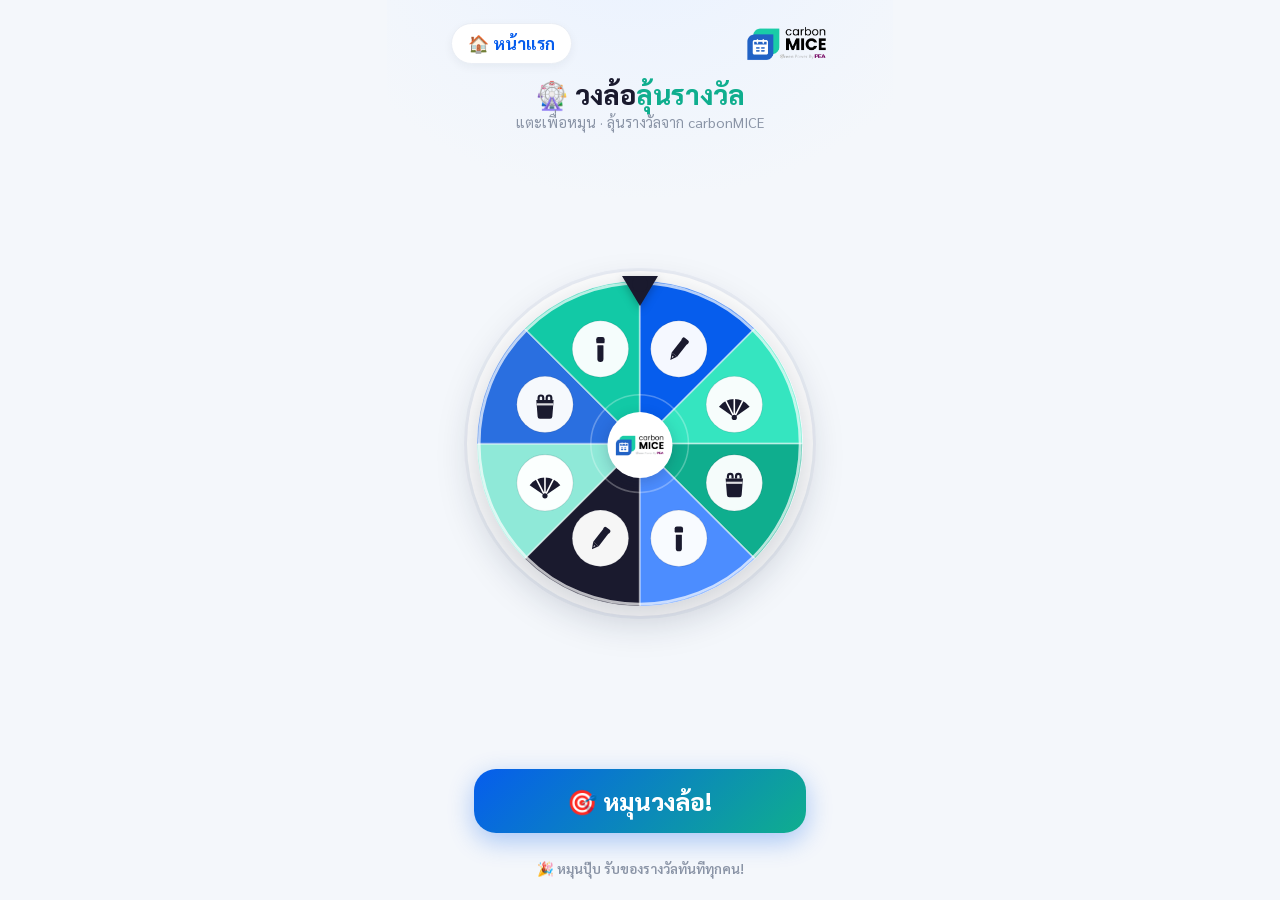
<file: game/wheel.html>
<!DOCTYPE html>
<html lang="th">
<head>
<meta charset="UTF-8">
<meta name="viewport" content="width=device-width, initial-scale=1.0, user-scalable=no">
<title>carbonMICE — วงล้อหมุนลุ้นรางวัล</title>
<link rel="stylesheet" href="assets/fonts.css"><!-- ฟอนต์เก็บไว้กับเกมเอง ไม่พึ่ง Google Fonts (กันจอขาวเมื่อ Google ช้า/ล่ม) -->
<style>
:root{
  --blue:#065DED; --mint:#35E5C0; --navy:#1A1A2E; --deep-mint:#0FAE8E;
  --slate:#8A94A6; --bg:#F4F7FB; --sky:#EAF2FF; --mist:#E8FFF9; --line:#EAEEF5;
}
*{margin:0;padding:0;box-sizing:border-box;-webkit-tap-highlight-color:transparent;user-select:none;-webkit-user-select:none}
html{height:100%}
body{min-height:100%;font-family:'Sarabun','Inter',sans-serif;color:var(--navy);background:var(--bg);
  overflow-x:hidden;display:flex;justify-content:center;align-items:flex-start}
/* kiosk แต่เลื่อนได้: จอปกติเต็มหน้า · จอเล็ก content ล้น → เลื่อนขึ้นลงได้ */
#stage{position:relative;width:100vw;min-height:100dvh;max-width:calc(100vh*9/16);
  background:radial-gradient(120% 55% at 50% -8%,var(--sky) 0%,var(--bg) 55%);
  display:flex;flex-direction:column;align-items:center;padding:2.6vh 5% 2.6vh}
.num{font-family:'Inter','Sarabun',sans-serif}

.topbar{width:100%;display:flex;justify-content:space-between;align-items:center;margin-bottom:1.6vh}
.topbar a{font-size:clamp(14px,1.9vh,18px);color:var(--blue);text-decoration:none;font-weight:700;
  background:#fff;border:1px solid var(--line);border-radius:99px;padding:.9vh 16px;box-shadow:0 3px 10px rgba(20,30,60,.05)}
.topbar img{height:4.4vh;max-height:48px;object-fit:contain}

.head{text-align:center;margin-bottom:.6vh}
.head h1{font-size:clamp(21px,3vh,30px);font-weight:800;line-height:1.2}
.head h1 span{color:var(--deep-mint)}
.head p{font-size:clamp(12px,1.6vh,16px);color:var(--slate);margin-top:.3vh}

/* ── wheel ── */
.wheel-area{flex:1;width:100%;display:flex;align-items:center;justify-content:center;min-height:0;padding:1vh 0}
/* ใช้ % ของเฟรม (ไม่ใช่ vw) เพื่อไม่ให้ล้นเฟรมเมื่อจอกว้างกว่า 9:16 · เว้นขอบให้เงา ring */
.wheel-wrap{position:relative;width:min(86%,52vh);aspect-ratio:1;flex:0 0 auto}
.pointer{position:absolute;top:-1.5%;left:50%;transform:translateX(-50%);z-index:6;
  width:0;height:0;border-left:18px solid transparent;border-right:18px solid transparent;
  border-top:30px solid var(--navy);filter:drop-shadow(0 3px 4px rgba(0,0,0,.25))}
.pointer::after{content:"";position:absolute;top:-30px;left:-8px;width:16px;height:16px;border-radius:50%;
  background:var(--navy)}
#wheel{width:100%;height:100%;border-radius:50%;
  box-shadow:0 12px 40px rgba(20,30,60,.22),0 0 0 10px #fff,0 0 0 13px var(--line);
  transition:transform 5.4s cubic-bezier(.16,.84,.3,1)}
.hub{position:absolute;top:50%;left:50%;width:20%;height:20%;transform:translate(-50%,-50%);
  border-radius:50%;background:#fff;box-shadow:0 4px 14px rgba(20,30,60,.2);z-index:5;
  display:flex;align-items:center;justify-content:center;font-size:2.4vh}
.hub img{width:78%}

/* ── spin button ── */
.spin-btn{margin-top:1.6vh;border:none;border-radius:22px;font-family:inherit;font-weight:800;cursor:pointer;
  min-height:64px;font-size:clamp(19px,2.7vh,27px);padding:1.7vh 40px;color:#fff;width:88%;flex:0 0 auto;
  background:linear-gradient(135deg,#065DED,#0FAE8E);box-shadow:0 8px 26px rgba(6,93,237,.32);
  transition:transform .08s}
.spin-btn:active{transform:scale(.97)}
.spin-btn:disabled{opacity:.5;cursor:default;box-shadow:none}
.spin-btn.pulse{animation:pulse 1.6s ease-in-out infinite}
@keyframes pulse{0%,100%{transform:scale(1)}50%{transform:scale(1.03)}}
.hint{margin-top:1vh;font-size:clamp(12px,1.6vh,15px);color:var(--deep-mint);text-align:center;min-height:1.6vh;font-weight:700}
.legend{margin-top:.4vh;display:flex;flex-wrap:wrap;justify-content:center;gap:6px 18px;flex:0 0 auto}
.legend span{font-size:clamp(11px,1.5vh,15px);color:var(--slate);font-weight:600;white-space:nowrap}

/* ── result modal ── */
#modal{position:fixed;inset:0;z-index:30;display:none;justify-content:center;align-items:center;padding:6% 8%;
  background:rgba(26,26,46,.5);overflow-y:auto}
#modal.show{display:flex}
.modal-card{background:#fff;border-radius:26px;padding:3.6vh 24px;text-align:center;width:100%;max-height:92vh;overflow-y:auto;
  box-shadow:0 24px 70px rgba(20,30,60,.35);position:relative;animation:pop .28s cubic-bezier(.2,1.3,.5,1)}
@keyframes pop{from{transform:scale(.7);opacity:0}to{transform:scale(1);opacity:1}}
.modal-emo{font-size:clamp(48px,7.5vh,74px);line-height:1;margin-bottom:.8vh}
.modal-emo.spin{display:inline-block;animation:wob 1.1s ease-in-out infinite}
@keyframes wob{0%,100%{transform:rotate(-8deg)}50%{transform:rotate(8deg)}}
.modal-title{font-size:clamp(23px,3.4vh,34px);font-weight:800;margin-bottom:.8vh;line-height:1.25}
.modal-prize{font-size:clamp(20px,2.9vh,28px);font-weight:800;color:var(--deep-mint);
  background:var(--mist);border:2px dashed var(--mint);border-radius:16px;padding:1.6vh 14px;margin:1.4vh 0;line-height:1.3}
.modal-msg{font-size:clamp(14px,2vh,19px);color:var(--slate);line-height:1.5;margin-bottom:1.4vh}
.modal-qr{background:linear-gradient(180deg,var(--mist),#fff);border:2px solid var(--mint);border-radius:18px;padding:1.4vh 12px;margin-bottom:1.4vh}
.modal-qr .mqr-cap{font-size:clamp(13px,1.8vh,17px);font-weight:800;color:var(--deep-mint);margin-bottom:.8vh}
.modal-qr img{width:52%;max-width:220px;border-radius:12px;background:#fff;padding:7px;border:1px solid var(--line)}
.modal-btn{border:none;border-radius:18px;font-family:inherit;font-weight:800;cursor:pointer;text-decoration:none;
  display:block;box-sizing:border-box;min-height:58px;font-size:clamp(16px,2.3vh,21px);padding:1.4vh 24px;width:100%;
  margin-top:1vh;transition:transform .08s;line-height:1.3}
.modal-btn:active{transform:scale(.97)}
.mb-primary{background:var(--blue);color:#fff;box-shadow:0 6px 20px rgba(6,93,237,.3)}
.mb-mint{background:var(--mint);color:var(--navy);box-shadow:0 6px 20px rgba(53,229,192,.35)}
.mb-fb{background:#1877F2;color:#fff;box-shadow:0 6px 20px rgba(24,119,242,.35)}
.win .modal-title{color:var(--deep-mint)}
.lose .modal-title{color:var(--slate)}

#fx{position:fixed;inset:0;pointer-events:none;z-index:31}
.tearcol{position:absolute;top:-6%;font-size:26px;animation:fall linear forwards;opacity:.85}
@keyframes fall{to{transform:translateY(120vh);opacity:0}}
</style>
</head>
<body>
<div id="stage">
  <div class="topbar">
    <a href="index.html">🏠 หน้าแรก</a>
    <img src="assets/logo.png" alt="carbonMICE">
  </div>
  <div class="head">
    <h1>🎡 วงล้อ<span>ลุ้นรางวัล</span></h1>
    <p>แตะเพื่อหมุน · ลุ้นรางวัลจาก carbonMICE</p>
  </div>

  <div class="wheel-area">
    <div class="wheel-wrap">
      <div class="pointer"></div>
      <svg id="wheel" viewBox="0 0 300 300" aria-label="วงล้อรางวัล"></svg>
      <div class="hub"><img src="assets/logo.png" alt=""></div>
    </div>
  </div>

  <button class="spin-btn pulse" id="spinBtn" onclick="spin()">🎯 หมุนวงล้อ!</button>
  <div class="hint" id="hint"></div>
  <div class="legend"><span>🎉 หมุนปุ๊บ รับของรางวัลทันทีทุกคน!</span></div>

  <canvas id="fx"></canvas>
  <div id="modal"><div class="modal-card" id="modalCard">
    <div class="modal-emo" id="mEmo">🎉</div>
    <div class="modal-title" id="mTitle"></div>
    <div class="modal-prize" id="mPrize"></div>
    <div class="modal-msg" id="mMsg"></div>
    <div class="modal-qr" id="mQr" style="display:none">
      <div class="mqr-cap">📱 สแกนติดตามเพจ carbonMICE</div>
      <img id="mQrImg" alt="QR Facebook">
    </div>
    <a class="modal-btn mb-fb" id="mFb" style="display:none" target="_blank" rel="noopener">🔗 เปิดเพจ Facebook</a>
    <button class="modal-btn mb-primary" id="mBtn" onclick="closeModal()">หมุนคนต่อไป ▶</button>
  </div></div>
</div>

<script src="config.js"></script>
<script>
"use strict";
const CFG=window.GAME_CONFIG||{};
const $=id=>document.getElementById(id);

/* ── ของรางวัลเริ่มต้น (แก้ได้จากหน้า Admin) ──
   type: win = ได้รางวัล · again = หมุนใหม่ · lose = ไม่ได้/ครั้งหน้ามาใหม่
   weight = โอกาสออก (มาก = ออกบ่อย) */
// หมุนแล้วได้รางวัลทุกคน (type win ทั้งหมด) · ไอคอนบนวงล้อจับจากชื่อรางวัลอัตโนมัติ
const DEFAULT_PRIZES=[
  {label:"ปากกา carbonMICE",   type:"win", weight:1},
  {label:"พัดคลายร้อน",        type:"win", weight:1},
  {label:"กระเป๋าผ้า carbonMICE", type:"win", weight:1},
  {label:"ยาดมสมุนไพร",        type:"win", weight:1},
  {label:"ปากกา carbonMICE",   type:"win", weight:1},
  {label:"พัดคลายร้อน",        type:"win", weight:1},
  {label:"กระเป๋าผ้า carbonMICE", type:"win", weight:1},
  {label:"ยาดมสมุนไพร",        type:"win", weight:1},
];
// จานสีตามแบรนด์ (สลับให้อ่านง่าย)
const SEG_COLORS=["#065DED","#35E5C0","#0FAE8E","#4C8DFF","#1A1A2E","#8FE9D8","#2A6FE0","#12C9A6"];
const TEXT_ON=["#fff","#06382F","#fff","#fff","#fff","#06382F","#fff","#06382F"];

let PRIZES=DEFAULT_PRIZES.slice();
const LS_WHEEL='cmice_wheel_prizes';

function loadPrizes(){
  try{const c=JSON.parse(localStorage.getItem(LS_WHEEL)||'null'); if(Array.isArray(c)&&c.length>=2) PRIZES=c;}catch(e){}
  if(CFG.WHEEL_PRIZES&&Array.isArray(CFG.WHEEL_PRIZES)&&!localStorage.getItem(LS_WHEEL)) PRIZES=CFG.WHEEL_PRIZES;
  buildWheel();
}
async function apiGet(params){
  const u=new URL(CFG.API_URL); Object.entries(params).forEach(([k,v])=>u.searchParams.set(k,v));
  return (await fetch(u,{redirect:'follow'})).json();
}
async function syncConfig(){
  if(!CFG.API_URL) return;
  try{
    const r=await apiGet({action:'config'});
    if(r.wheelPrizes){
      const arr=JSON.parse(r.wheelPrizes);
      if(Array.isArray(arr)&&arr.length>=2){
        localStorage.setItem(LS_WHEEL,JSON.stringify(arr));
        // ห้ามสลับรายการรางวัลกลางรอบหมุน (เคยทำให้วงล้อค้าง: ช่องที่สุ่มได้หายไปจากรายการใหม่)
        if(spinning||$('modal').classList.contains('show')) pendingPrizes=arr;
        else{ PRIZES=arr; buildWheel(); }
      }
    }
    if(r.qrLink!==undefined)  localStorage.setItem('cmice_game_qrlink', r.qrLink||'');
    if(r.eventName!==undefined) localStorage.setItem('cmice_game_event', r.eventName||'');
  }catch(e){/* ใช้ค่า cache */}
  try{ const q=await apiGet({action:'qr'}); if(q.qr) localStorage.setItem('cmice_game_qr', q.qr); }catch(e){}
}

/* ── วาดวงล้อ SVG ── */
const R=150, CX=150, CY=150;
function polar(cx,cy,r,deg){const a=(deg-90)*Math.PI/180;return[cx+r*Math.cos(a),cy+r*Math.sin(a)];}
/* ── ไอคอนรางวัล (วาด SVG เอง เพื่อให้แสดงคมชัดทุกจอ) ──
   จับชนิดจากชื่อรางวัล: พัด/กระเป๋า/ยาดม/ปากกา (ไม่รู้จัก = กล่องของขวัญ) */
function prizeKind(label){
  const s=String(label||'');
  if(/พัด/.test(s)) return 'fan';
  if(/กระเป๋า|ถุงผ้า|tote|bag/i.test(s)) return 'bag';
  if(/ยาดม|inhaler/i.test(s)) return 'inhaler';
  if(/ปากกา|pen/i.test(s)) return 'pen';
  return 'gift';
}
function prizeIconSVG(kind,cx,cy,size){
  const k=size/24, tx=cx-12*k, ty=cy-12*k, nav='#1A1A2E';
  let inner;
  if(kind==='pen'){
    inner=`<g transform="rotate(38 12 12)">
      <rect x="9.3" y="3.4" width="5.4" height="3" rx="1.2" fill="${nav}"/>
      <rect x="9.6" y="6" width="4.8" height="11" fill="${nav}"/>
      <path d="M9.6 17 H14.4 L12 21.6 Z" fill="${nav}"/>
      <path d="M11.5 18.4 H12.5 L12 19.9 Z" fill="#fff"/></g>`;
  } else if(kind==='fan'){
    inner=`<path d="M12 21 L1.4 13.6 A13.2 13.2 0 0 1 22.6 13.6 Z" fill="${nav}"/>
      <path d="M12 21 L6.2 9.6 M12 21 L12 7.4 M12 21 L17.8 9.6" stroke="#fff" stroke-width="1.1" stroke-linecap="round"/>
      <circle cx="12" cy="21" r="1.8" fill="${nav}"/>`;
  } else if(kind==='bag'){
    // กระเป๋าผ้า/tote: ตัวกระเป๋า + หูหิ้ว 2 ข้าง
    inner=`<path d="M6 9 H18 L17.1 20.4 A1.6 1.6 0 0 1 15.5 21.9 H8.5 A1.6 1.6 0 0 1 6.9 20.4 Z" fill="${nav}"/>
      <path d="M7.6 9 V7.4 A1.6 1.6 0 0 1 10.8 7.4 V9" fill="none" stroke="${nav}" stroke-width="1.5"/>
      <path d="M13.2 9 V7.4 A1.6 1.6 0 0 1 16.4 7.4 V9" fill="none" stroke="${nav}" stroke-width="1.5"/>
      <rect x="6.4" y="11.2" width="11.2" height="1.5" fill="#fff" opacity=".85"/>`;
  } else if(kind==='inhaler'){
    // ยาดมแบบหลอด: ตัวหลอด + ฝาครอบด้านบน
    inner=`<rect x="9.9" y="8" width="4.2" height="13" rx="2" fill="${nav}"/>
      <rect x="9.1" y="3.8" width="5.8" height="4.8" rx="1.5" fill="${nav}"/>
      <rect x="9.1" y="8" width="5.8" height="1.5" rx=".6" fill="#fff"/>`;
  } else {
    inner=`<rect x="5.5" y="10" width="13" height="10.5" rx="1.4" fill="${nav}"/>
      <rect x="4.4" y="6.8" width="15.2" height="3.6" rx="1" fill="${nav}"/>
      <rect x="11" y="6.8" width="2" height="13.7" fill="#fff"/>
      <path d="M12 6.8 C9.6 3.4 6 5 8.6 6.8 Z M12 6.8 C14.4 3.4 18 5 15.4 6.8 Z" fill="${nav}"/>`;
  }
  return `<g transform="translate(${tx.toFixed(2)} ${ty.toFixed(2)}) scale(${k.toFixed(3)})">${inner}</g>`;
}
function buildWheel(){
  const n=PRIZES.length, seg=360/n;
  let svg='';
  // 1) ชิ้นสี + เส้นคั่นขาว (ไม่ใส่ชื่อรางวัล — คลีน อ่านง่าย)
  for(let i=0;i<n;i++){
    const a0=i*seg, a1=(i+1)*seg;
    const [x0,y0]=polar(CX,CY,R,a0), [x1,y1]=polar(CX,CY,R,a1);
    const large=seg>180?1:0;
    svg+=`<path d="M${CX} ${CY} L${x0.toFixed(2)} ${y0.toFixed(2)} A${R} ${R} 0 ${large} 1 ${x1.toFixed(2)} ${y1.toFixed(2)} Z" fill="${SEG_COLORS[i%SEG_COLORS.length]}" stroke="#ffffff" stroke-width="1.6" stroke-opacity=".45" stroke-linejoin="round"/>`;
  }
  // 2) ไอคอนรางวัลต่อช่อง วางตั้งตรงบน "เหรียญ" ขาว (อ่านชัดทุกสีช่อง)
  const iconR=R*0.63, badge=26;
  for(let i=0;i<n;i++){
    const mid=i*seg+seg/2;
    const [ix,iy]=polar(CX,CY,iconR,mid);
    svg+=`<circle cx="${ix.toFixed(2)}" cy="${iy.toFixed(2)}" r="${badge}" fill="#ffffff" opacity=".96" stroke="#1A1A2E" stroke-opacity=".10"/>`;
    svg+=prizeIconSVG(prizeKind(PRIZES[i].label), ix, iy, 32);
  }
  // 3) ขอบวงในบางๆ ให้ดูเป็นวงล้อจริง
  svg+=`<circle cx="${CX}" cy="${CY}" r="${R-2}" fill="none" stroke="#ffffff" stroke-width="2.5" opacity=".7"/>`;
  svg+=`<circle cx="${CX}" cy="${CY}" r="${R*0.30}" fill="none" stroke="#ffffff" stroke-width="1.4" opacity=".28"/>`;
  $('wheel').innerHTML=svg;
}
function esc(s){return String(s).replace(/[<>&]/g,c=>({'<':'&lt;','>':'&gt;','&':'&amp;'}[c]));}

/* ── สุ่มแบบถ่วงน้ำหนัก แล้วหมุนให้ลูกศรชี้ segment นั้น ── */
let rotation=0, spinning=false, pendingPrizes=null;
function pickIndex(){
  // ได้รางวัลทุกคน → สุ่มเฉพาะช่อง win (ถ้ามี)
  let idxs=PRIZES.map((p,i)=>i).filter(i=>PRIZES[i].type==='win');
  if(!idxs.length) idxs=PRIZES.map((p,i)=>i);
  const total=idxs.reduce((s,i)=>s+(PRIZES[i].weight||1),0);
  let r=Math.random()*total;
  for(const i of idxs){ r-=(PRIZES[i].weight||1); if(r<=0) return i; }
  return idxs[idxs.length-1];
}
function spin(){
  if(spinning) return;
  spinning=true;
  $('spinBtn').disabled=true; $('spinBtn').classList.remove('pulse');
  $('hint').textContent='กำลังหมุน…';
  const n=PRIZES.length, seg=360/n;
  const idx=pickIndex();
  // มุมที่ทำให้ศูนย์กลาง segment idx ไปอยู่ที่ลูกศร (บนสุด) + สุ่มภายใน segment เล็กน้อย
  const jitter=(Math.random()-0.5)*seg*0.6;
  const targetMid=idx*seg+seg/2;
  const base=rotation - (rotation%360);           // เริ่มจากรอบปัจจุบัน
  const turns=5+Math.floor(Math.random()*2);       // 5–6 รอบ
  rotation=base+turns*360+(360-targetMid)-jitter;
  const w=$('wheel');
  w.style.transition='transform 5.4s cubic-bezier(.16,.84,.3,1)';
  w.style.transform=`rotate(${rotation}deg)`;
  playTicks(5.4);
  const prize=PRIZES[idx];   // จำรางวัลไว้เลย — ไม่อ่าน PRIZES[idx] ทีหลัง เผื่อรายการเปลี่ยน
  setTimeout(()=>{ spinning=false; showResult(prize); }, 5500);
}

/* ── แสดงผล ── */
function showResult(p){
  const card=$('modalCard');
  card.className='modal-card '+(p.type==='win'?'win':p.type==='again'?'again':'lose');
  if(p.type==='win'){
    $('mEmo').textContent='🎉'; $('mEmo').className='modal-emo';
    $('mTitle').textContent='ยินดีด้วย! คุณได้รับรางวัล';
    $('mPrize').style.display=''; $('mPrize').textContent=p.label.replace(/\n/g,' ');
    $('mMsg').textContent='รับของรางวัลที่เจ้าหน้าที่บูท carbonMICE 🌱';
    // QR + ลิงก์ Facebook (จากที่ตั้งค่าในหน้า Admin เหมือนเกมภารกิจ)
    const qr=localStorage.getItem('cmice_game_qr')||CFG.QR_FALLBACK||'';
    if(qr){ $('mQrImg').src=qr; $('mQr').style.display='block'; } else $('mQr').style.display='none';
    const link=localStorage.getItem('cmice_game_qrlink')||'';
    const ev=localStorage.getItem('cmice_game_event')||CFG.EVENT_NAME||'carbonMICE';
    if(link){ $('mFb').href=link; $('mFb').style.display='block'; $('mFb').textContent='🔗 เปิดเพจ '+ev; } else $('mFb').style.display='none';
    $('mBtn').textContent='หมุนคนต่อไป ▶'; $('mBtn').className='modal-btn mb-primary';
    winFx();
  }else if(p.type==='again'){
    $('mQr').style.display='none'; $('mFb').style.display='none';
    $('mEmo').textContent='🔄'; $('mEmo').className='modal-emo spin';
    $('mTitle').textContent='โชคดี! ได้หมุนอีกครั้ง';
    $('mPrize').style.display='none';
    $('mMsg').textContent='ยังไม่หมดโอกาส — แตะเพื่อหมุนใหม่ได้เลย!';
    $('mBtn').textContent='หมุนอีกครั้ง 🔄'; $('mBtn').className='modal-btn mb-primary';
    beep([660,880],.12);
  }else{
    $('mQr').style.display='none'; $('mFb').style.display='none';
    $('mEmo').textContent='🥺'; $('mEmo').className='modal-emo';
    $('mTitle').textContent=p.label.replace(/\n/g,' ');
    $('mPrize').style.display='none';
    $('mMsg').textContent='ยังไม่ได้รางวัลรอบนี้ · ครั้งหน้ากลับมาลุ้นใหม่นะ 💚';
    $('mBtn').textContent='ลองใหม่อีกครั้ง'; $('mBtn').className='modal-btn mb-primary';
    loseFx(); beep([392,294],.18);
  }
  $('modal').classList.add('show');
}
function closeModal(){
  $('modal').classList.remove('show');
  if(pendingPrizes){ PRIZES=pendingPrizes; pendingPrizes=null; buildWheel(); }   // รายการรางวัลที่มาถึงระหว่างหมุน
  $('spinBtn').disabled=false; $('spinBtn').classList.add('pulse');
  $('hint').textContent='';
}

/* ── confetti (canvas, ไม่พึ่ง lib ภายนอก) ── */
const cv=$('fx'); let ctx, parts=[], raf=null;
function fitCanvas(){ cv.width=window.innerWidth; cv.height=window.innerHeight; }
const CONFCOL=['#065DED','#35E5C0','#0FAE8E','#4C8DFF','#FFD166','#fff'];
function winFx(){
  fitCanvas(); ctx=cv.getContext('2d'); parts=[];
  for(let i=0;i<160;i++) parts.push({
    x:cv.width*(.2+Math.random()*.6), y:cv.height*.35+Math.random()*40,
    vx:(Math.random()-.5)*9, vy:-6-Math.random()*9,
    g:.22+Math.random()*.12, s:5+Math.random()*7, rot:Math.random()*6,
    vr:(Math.random()-.5)*.4, c:CONFCOL[i%CONFCOL.length], life:0, max:90+Math.random()*40
  });
  if(!raf) tick();
  beep([523,659,784,1046],.14);
}
function tick(){
  ctx.clearRect(0,0,cv.width,cv.height);
  parts.forEach(p=>{ p.vy+=p.g; p.x+=p.vx; p.y+=p.vy; p.rot+=p.vr; p.life++;
    ctx.save(); ctx.translate(p.x,p.y); ctx.rotate(p.rot);
    ctx.globalAlpha=Math.max(0,1-p.life/p.max); ctx.fillStyle=p.c;
    ctx.fillRect(-p.s/2,-p.s/2,p.s,p.s*.6); ctx.restore(); });
  parts=parts.filter(p=>p.life<p.max&&p.y<cv.height+30);
  if(parts.length){ raf=requestAnimationFrame(tick); } else { ctx.clearRect(0,0,cv.width,cv.height); raf=null; }
}
function loseFx(){
  const st=$('stage');
  for(let i=0;i<10;i++){ const d=document.createElement('div'); d.className='tearcol'; d.textContent='💧';
    d.style.left=(8+Math.random()*84)+'%'; d.style.fontSize=(18+Math.random()*16)+'px';
    d.style.animationDuration=(1.4+Math.random()*1.2)+'s'; st.appendChild(d);
    setTimeout(()=>d.remove(),2800); }
}

/* ── เสียง (WebAudio, trigger จากการแตะ) ── */
let ac=null;
function actx(){ if(!ac){ try{ac=new (window.AudioContext||window.webkitAudioContext)();}catch(e){} } return ac; }
function beep(freqs,dur){
  const a=actx(); if(!a) return;
  freqs.forEach((f,i)=>{ const o=a.createOscillator(),g=a.createGain();
    o.type='triangle'; o.frequency.value=f; o.connect(g); g.connect(a.destination);
    const t=a.currentTime+i*dur; g.gain.setValueAtTime(.0001,t);
    g.gain.exponentialRampToValueAtTime(.22,t+.02); g.gain.exponentialRampToValueAtTime(.0001,t+dur);
    o.start(t); o.stop(t+dur); });
}
function playTicks(sec){
  const a=actx(); if(!a) return;
  // เสียงติ๊กถี่แล้วห่างออก ตามการชะลอ
  let t=0, gap=0.06;
  while(t<sec){ const at=a.currentTime+t; const o=a.createOscillator(),g=a.createGain();
    o.type='square'; o.frequency.value=1200; o.connect(g); g.connect(a.destination);
    g.gain.setValueAtTime(.0001,at); g.gain.exponentialRampToValueAtTime(.08,at+.005);
    g.gain.exponentialRampToValueAtTime(.0001,at+.04); o.start(at); o.stop(at+.05);
    t+=gap; gap*=1.10; }
}

window.addEventListener('resize',fitCanvas);
loadPrizes(); syncConfig();
</script>
</body>
</html>
</file>
<file: game/assets/fonts.css>
/* ฟอนต์เก็บไว้กับเกมเอง — ไม่พึ่ง fonts.googleapis.com (ถ้า Google ช้า/ล่ม เกมจะไม่จอขาว)
   Sarabun + Inter · SIL Open Font License 1.1 · ไฟล์ต้นทางจาก Google Fonts */
@font-face{font-family:'Inter';font-style:normal;font-weight:400 800;font-display:swap;src:url(fonts/inter-latin-var.woff2) format('woff2');unicode-range:U+0000-00FF, U+0131, U+0152-0153, U+02BB-02BC, U+02C6, U+02DA, U+02DC, U+0304, U+0308, U+0329, U+2000-206F, U+20AC, U+2122, U+2191, U+2193, U+2212, U+2215, U+FEFF, U+FFFD}
@font-face{font-family:'Sarabun';font-style:normal;font-weight:400;font-display:swap;src:url(fonts/sarabun-thai-400.woff2) format('woff2');unicode-range:U+02D7, U+0303, U+0331, U+0E01-0E5B, U+200C-200D, U+25CC}
@font-face{font-family:'Sarabun';font-style:normal;font-weight:400;font-display:swap;src:url(fonts/sarabun-latin-400.woff2) format('woff2');unicode-range:U+0000-00FF, U+0131, U+0152-0153, U+02BB-02BC, U+02C6, U+02DA, U+02DC, U+0304, U+0308, U+0329, U+2000-206F, U+20AC, U+2122, U+2191, U+2193, U+2212, U+2215, U+FEFF, U+FFFD}
@font-face{font-family:'Sarabun';font-style:normal;font-weight:500;font-display:swap;src:url(fonts/sarabun-thai-500.woff2) format('woff2');unicode-range:U+02D7, U+0303, U+0331, U+0E01-0E5B, U+200C-200D, U+25CC}
@font-face{font-family:'Sarabun';font-style:normal;font-weight:500;font-display:swap;src:url(fonts/sarabun-latin-500.woff2) format('woff2');unicode-range:U+0000-00FF, U+0131, U+0152-0153, U+02BB-02BC, U+02C6, U+02DA, U+02DC, U+0304, U+0308, U+0329, U+2000-206F, U+20AC, U+2122, U+2191, U+2193, U+2212, U+2215, U+FEFF, U+FFFD}
@font-face{font-family:'Sarabun';font-style:normal;font-weight:600;font-display:swap;src:url(fonts/sarabun-thai-600.woff2) format('woff2');unicode-range:U+02D7, U+0303, U+0331, U+0E01-0E5B, U+200C-200D, U+25CC}
@font-face{font-family:'Sarabun';font-style:normal;font-weight:600;font-display:swap;src:url(fonts/sarabun-latin-600.woff2) format('woff2');unicode-range:U+0000-00FF, U+0131, U+0152-0153, U+02BB-02BC, U+02C6, U+02DA, U+02DC, U+0304, U+0308, U+0329, U+2000-206F, U+20AC, U+2122, U+2191, U+2193, U+2212, U+2215, U+FEFF, U+FFFD}
@font-face{font-family:'Sarabun';font-style:normal;font-weight:700;font-display:swap;src:url(fonts/sarabun-thai-700.woff2) format('woff2');unicode-range:U+02D7, U+0303, U+0331, U+0E01-0E5B, U+200C-200D, U+25CC}
@font-face{font-family:'Sarabun';font-style:normal;font-weight:700;font-display:swap;src:url(fonts/sarabun-latin-700.woff2) format('woff2');unicode-range:U+0000-00FF, U+0131, U+0152-0153, U+02BB-02BC, U+02C6, U+02DA, U+02DC, U+0304, U+0308, U+0329, U+2000-206F, U+20AC, U+2122, U+2191, U+2193, U+2212, U+2215, U+FEFF, U+FFFD}
@font-face{font-family:'Sarabun';font-style:normal;font-weight:800;font-display:swap;src:url(fonts/sarabun-thai-800.woff2) format('woff2');unicode-range:U+02D7, U+0303, U+0331, U+0E01-0E5B, U+200C-200D, U+25CC}
@font-face{font-family:'Sarabun';font-style:normal;font-weight:800;font-display:swap;src:url(fonts/sarabun-latin-800.woff2) format('woff2');unicode-range:U+0000-00FF, U+0131, U+0152-0153, U+02BB-02BC, U+02C6, U+02DA, U+02DC, U+0304, U+0308, U+0329, U+2000-206F, U+20AC, U+2122, U+2191, U+2193, U+2212, U+2215, U+FEFF, U+FFFD}
</file>
